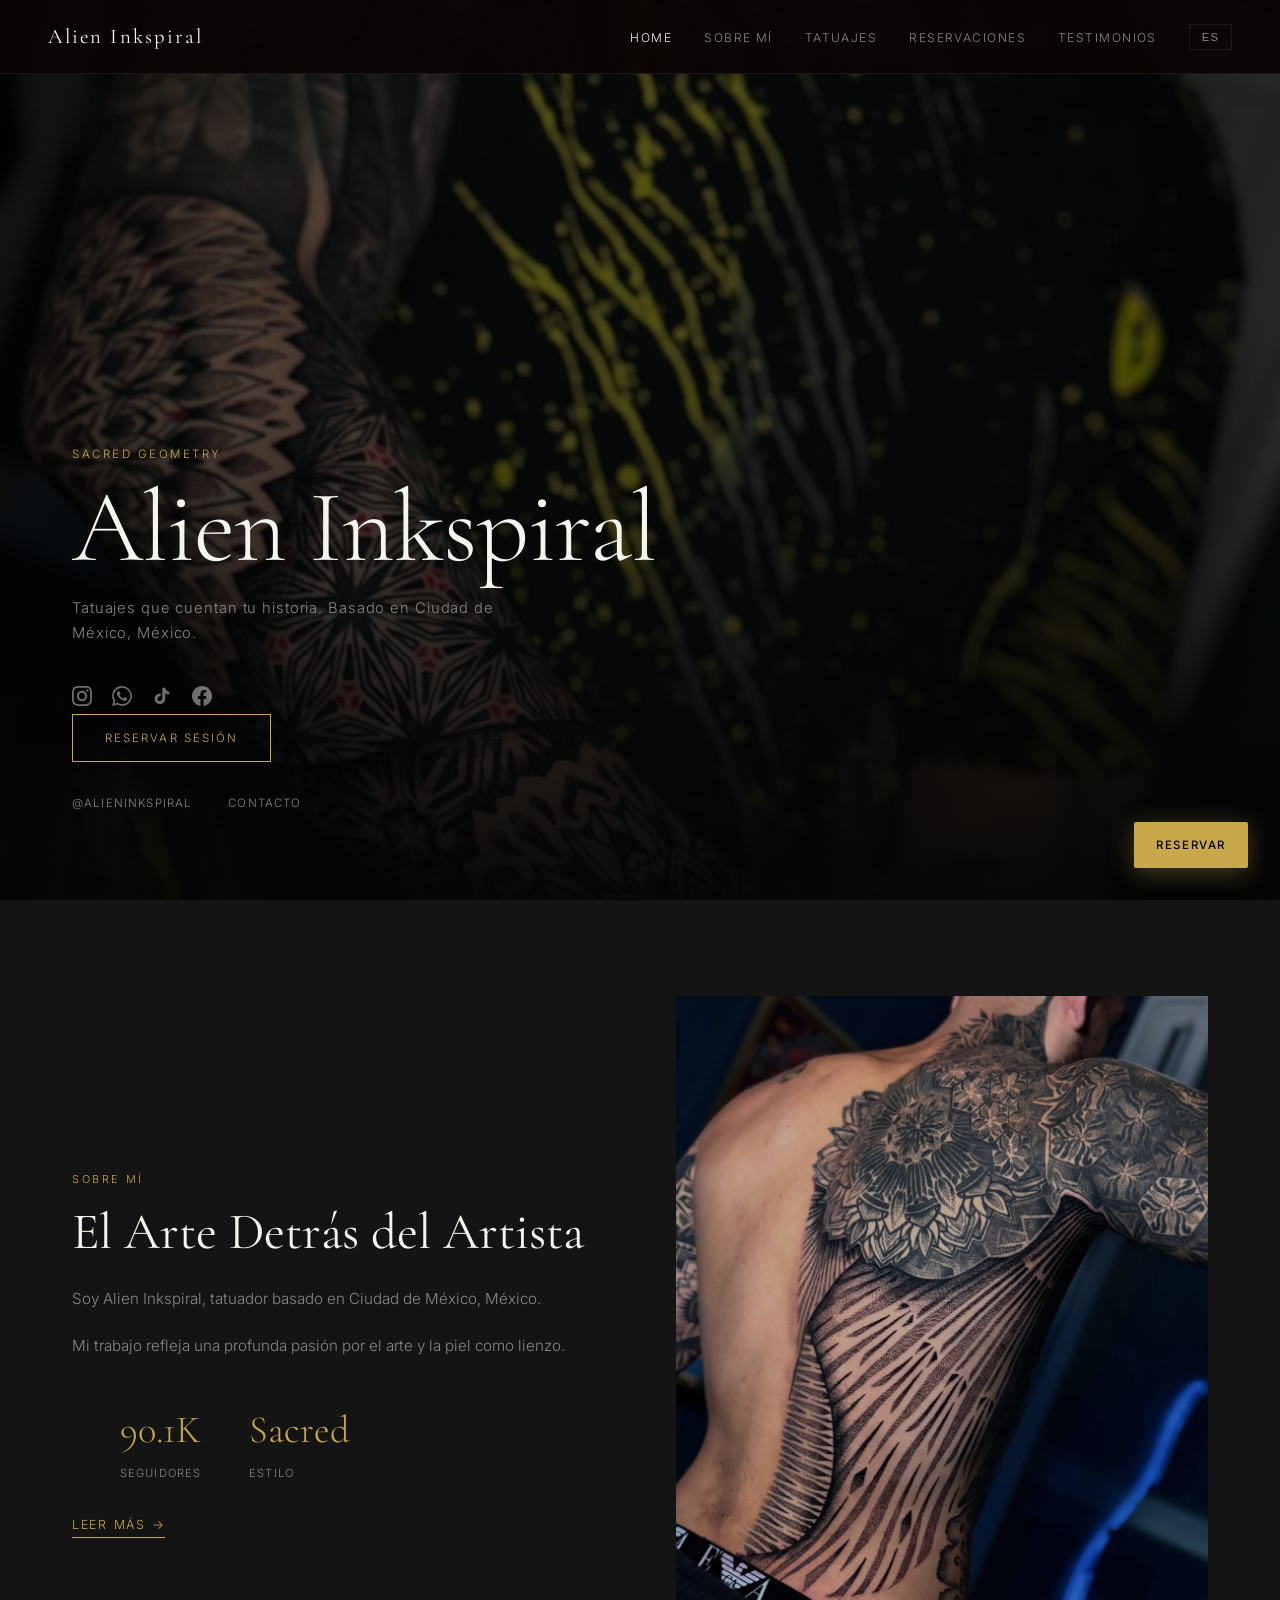
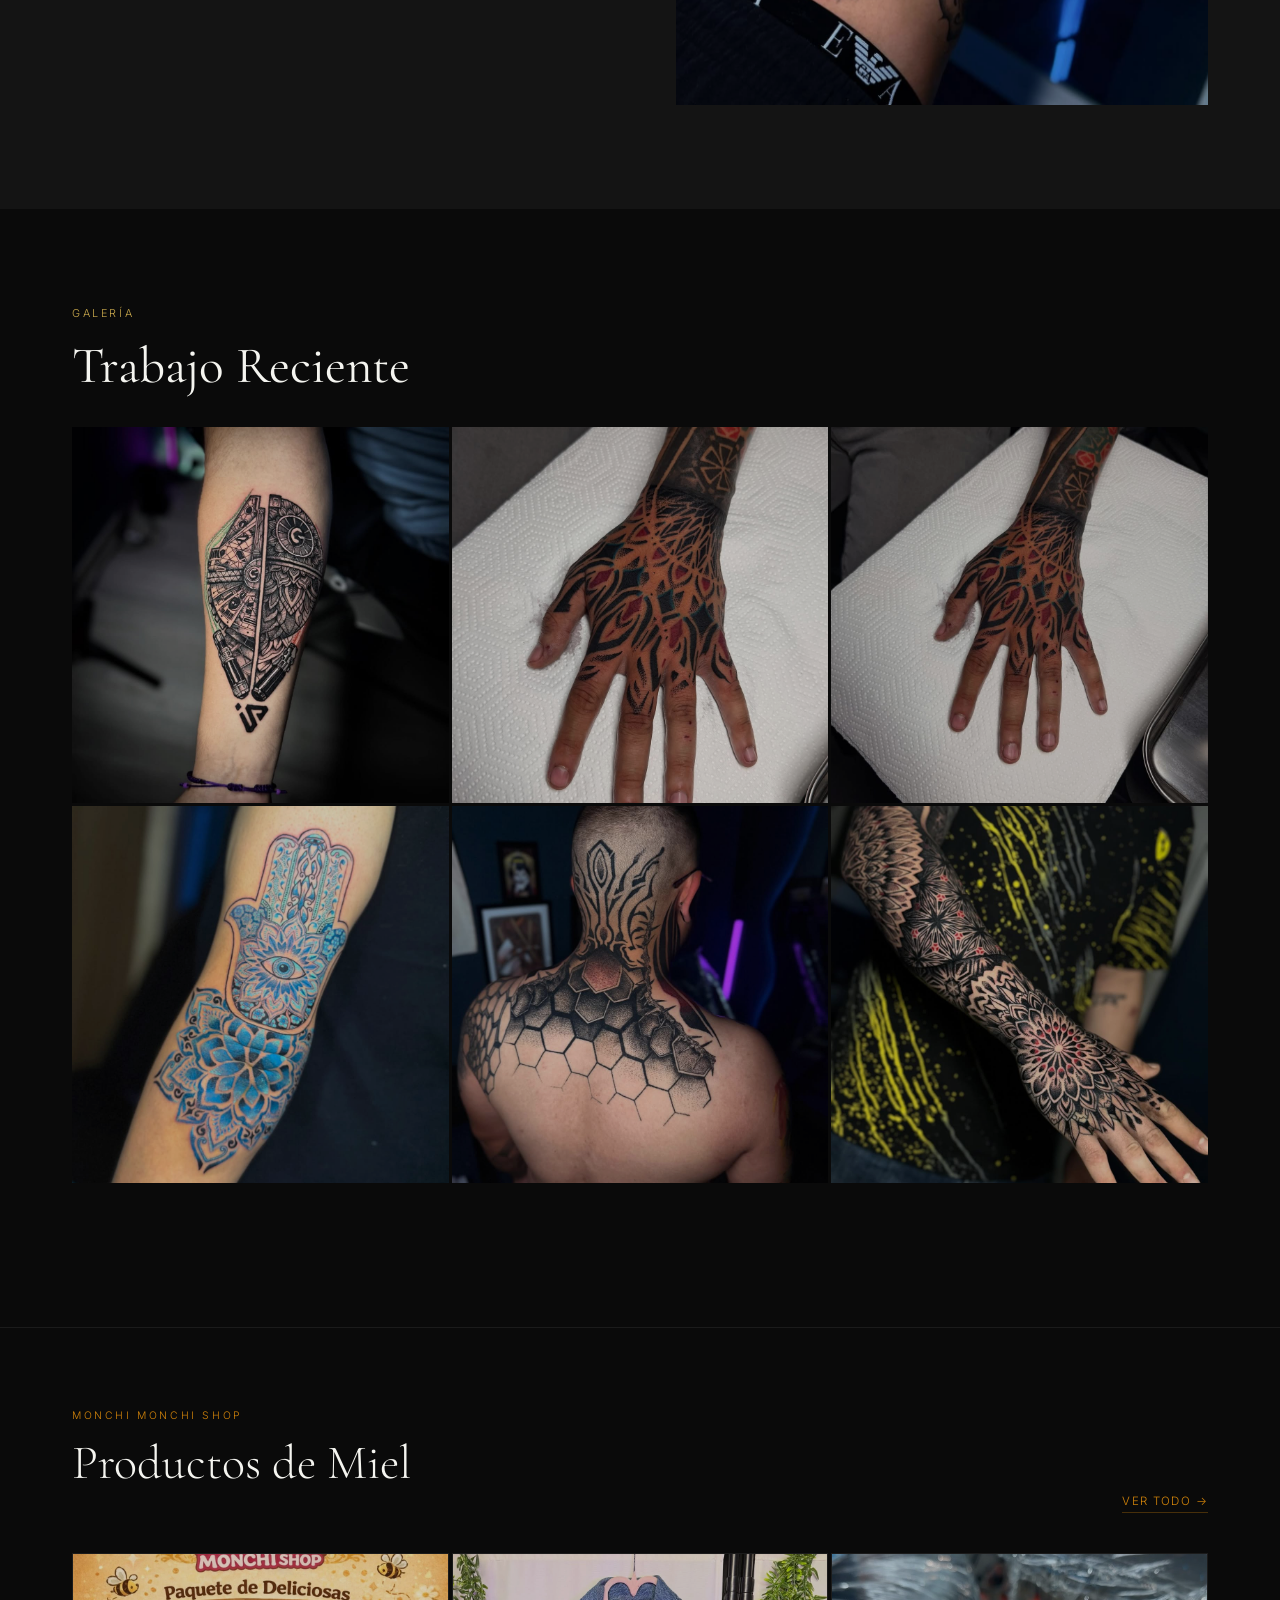
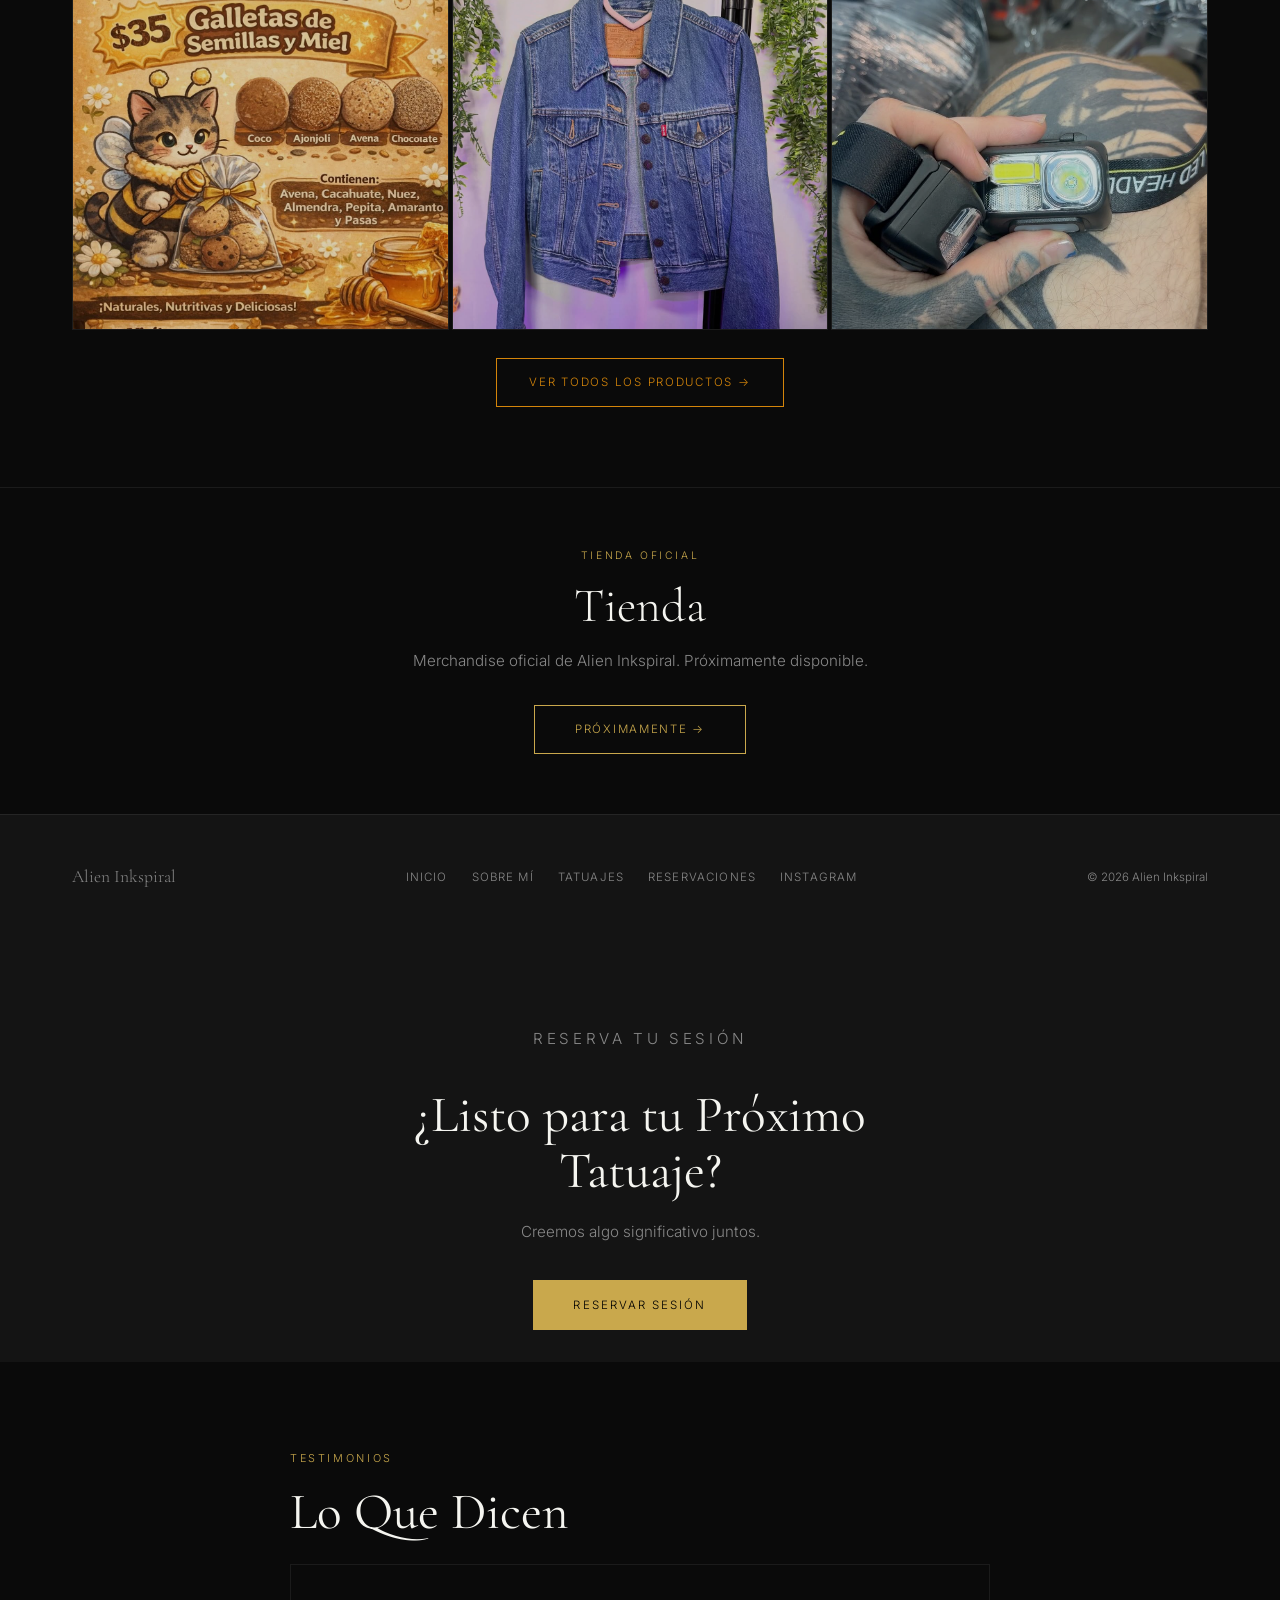
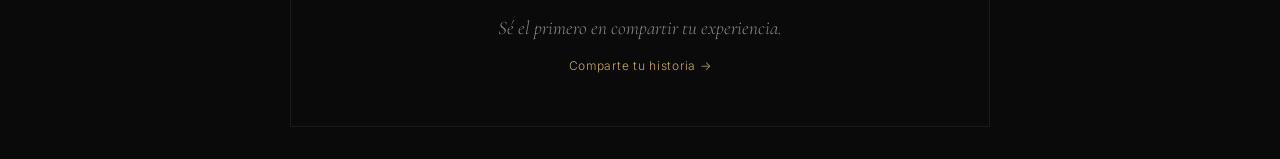
<file: index.html>
<!DOCTYPE html>
<html lang="es">
<head>
  <meta charset="UTF-8">
  <meta name="viewport" content="width=device-width, initial-scale=1.0">
  <title>Alien Inkspiral &#x2014; Tatuador | Ciudad de México, México</title>
  <meta name="description" content="Alien Inkspiral es un tatuador basado en Ciudad de México, especializado en Geometría Sagrada. Tatuajes que cuentan tu historia. Basado en Ciudad de México, México.">
  <link rel="canonical" href="https://bayouwebstudio.github.io/alieninkspiral/">
  <meta property="og:title" content="Alien Inkspiral &#x2014; Tattoo Artist">
  <meta property="og:description" content="Tatuajes que cuentan tu historia. Basado en Ciudad de México, México.">
  <meta property="og:image" content="https://raw.githubusercontent.com/BayouWebStudio/alieninkspiral/main/img/1.jpg">
  <meta property="og:url" content="https://bayouwebstudio.github.io/alieninkspiral/">
  <meta property="og:type" content="website">
  <meta name="twitter:card" content="summary_large_image">
  <link rel="preconnect" href="https://fonts.googleapis.com">
  <link rel="preconnect" href="https://fonts.gstatic.com" crossorigin>
  <link href="https://fonts.googleapis.com/css2?family=Cormorant+Garamond:ital,wght@0,300;0,400;0,600;1,300;1,400&family=Inter:wght@300;400;500&display=swap" rel="stylesheet">
  <script type="application/ld+json">
  {
    "@context": "https://schema.org",
    "@type": "Person",
    "name": "Alien Inkspiral",
    "jobTitle": "Tattoo Artist",
    "url": "https://bayouwebstudio.github.io/alieninkspiral/",
    "sameAs": ["https://www.instagram.com/alieninkspiral"],
    "address": { "@type": "PostalAddress", "addressLocality": "Mexico City, Mexico", "addressCountry": "US" }
  }
  </script>
  <style>
    
    :root {
      --black: #0a0a0a;
      --charcoal: #141414;
      --gold: #C9A84C;
      --white: #f5f5f0;
      --dim: #888;
      --border: rgba(255,255,255,0.07);
    }
    *, *::before, *::after { box-sizing: border-box; margin: 0; padding: 0; }
    html { scroll-behavior: smooth; }
    body {
      background: var(--black);
      color: var(--white);
      font-family: 'Inter', sans-serif;
      font-weight: 300;
      line-height: 1.6;
      overflow-x: hidden;
    }
    /* NAV */
    nav {
      position: fixed; top: 0; left: 0; right: 0; z-index: 100;
      display: flex; align-items: center; justify-content: space-between;
      padding: 20px 48px;
      background: rgba(10,5,5,0.92);
      backdrop-filter: blur(12px);
      border-bottom: 1px solid var(--border);
    }
    .nav-logo {
      font-family: 'Cormorant Garamond', Georgia, serif;
      font-size: 1.3rem;
      font-weight: 400;
      letter-spacing: 0.1em;
      color: var(--white);
      text-decoration: none;
    }
    .nav-links { display: flex; gap: 32px; list-style: none; align-items: center; }
    .nav-links a {
      color: var(--dim);
      text-decoration: none;
      font-size: 0.75rem;
      letter-spacing: 0.12em;
      text-transform: uppercase;
      transition: color 0.2s;
    }
    .nav-links a:hover, .nav-links a.active { color: var(--white); }
    .lang-toggle {
      background: none;
      border: 1px solid var(--border);
      color: var(--dim);
      font-size: 0.7rem;
      letter-spacing: 0.1em;
      text-transform: uppercase;
      padding: 6px 12px;
      cursor: pointer;
      transition: all 0.2s;
    }
    .lang-toggle:hover { border-color: var(--gold); color: var(--gold); }
    .hamburger { display: none; background: none; border: none; cursor: pointer; padding: 4px; }
    .hamburger span { display: block; width: 22px; height: 1px; background: var(--white); margin: 5px 0; transition: all 0.3s; }
    .hamburger.open span:nth-child(1) { transform: rotate(45deg) translate(4px, 4px); }
    .hamburger.open span:nth-child(2) { opacity: 0; }
    .hamburger.open span:nth-child(3) { transform: rotate(-45deg) translate(4px, -4px); }
    .mobile-menu {
      display: none; position: fixed; top: 65px; left: 0; right: 0; z-index: 99;
      background: var(--charcoal); padding: 24px 48px; border-bottom: 1px solid var(--border);
    }
    .mobile-menu.open { display: block; }
    .mobile-menu a { display: block; color: var(--white); text-decoration: none; font-size: 0.85rem; letter-spacing: 0.1em; text-transform: uppercase; padding: 12px 0; border-bottom: 1px solid var(--border); }
    /* FLOATING BOOK */
    .book-float {
      position: fixed; bottom: 32px; right: 32px; z-index: 200;
      background: var(--gold); color: #000;
      font-family: 'Inter', sans-serif;
      font-size: 0.72rem; font-weight: 500; letter-spacing: 0.14em; text-transform: uppercase;
      text-decoration: none; padding: 14px 22px; border-radius: 2px;
      box-shadow: 0 4px 24px rgba(201,168,76,0.35);
      transition: transform 0.2s, box-shadow 0.2s;
    }
    .book-float:hover { transform: translateY(-2px); box-shadow: 0 8px 32px rgba(201,168,76,0.5); }
    /* FADE-UP ANIMATIONS */
    .fade-up { transform: translateY(28px); transition: opacity 0.7s ease, transform 0.7s ease; }
    .fade-up.visible { opacity: 1; transform: translateY(0); }
    /* FOOTER */
    footer {
      background: var(--charcoal); padding: 48px 72px;
      border-top: 1px solid var(--border);
      display: flex; justify-content: space-between; align-items: center;
    }
    .footer-logo { font-family: 'Cormorant Garamond', Georgia, serif; font-size: 1.1rem; color: var(--dim); }
    .footer-links { display: flex; gap: 24px; }
    .footer-links a { color: var(--dim); text-decoration: none; font-size: 0.72rem; letter-spacing: 0.1em; text-transform: uppercase; transition: color 0.2s; }
    .footer-links a:hover { color: var(--white); }
    .footer-copy { color: var(--dim); font-size: 0.72rem; }
    /* SHARED */
    .section-label { font-size: 0.68rem; letter-spacing: 0.24em; text-transform: uppercase; color: var(--gold); margin-bottom: 16px; }
    h2 {
      font-family: 'Cormorant Garamond', Georgia, serif;
      font-size: clamp(2rem, 4vw, 3.2rem);
      font-weight: 400; line-height: 1.1; margin-bottom: 24px;
    }
    .btn-gold {
      display: inline-block; background: var(--gold); color: #000;
      text-decoration: none; font-size: 0.72rem; letter-spacing: 0.18em;
      text-transform: uppercase; padding: 16px 40px;
      transition: opacity 0.2s;
    }
    .btn-gold:hover { opacity: 0.88; }
    .btn-outline {
      display: inline-block; border: 1px solid var(--border); color: var(--white);
      text-decoration: none; font-size: 0.72rem; letter-spacing: 0.18em;
      text-transform: uppercase; padding: 14px 36px;
      transition: border-color 0.2s, color 0.2s;
    }
    .btn-outline:hover { border-color: var(--gold); color: var(--gold); }
    /* MOBILE */
    @media (max-width: 900px) {
      nav { padding: 18px 24px; } .nav-links { display: none; } .hamburger { display: block; }
      footer { flex-direction: column; gap: 24px; padding: 40px 24px; text-align: center; }
    }
    @media (max-width: 600px) {
      footer { padding: 32px 20px; }
    }
  
    /* HERO */
    .hero {
      min-height: 100vh; display: flex; align-items: flex-end;
      padding: 0 72px 80px; position: relative; overflow: hidden;
    }
    .hero-bg {
      position: absolute; inset: 0;
      background-image: url('img/1.jpg');
      background-size: cover; background-position: center top;
      filter: brightness(0.42); transform: scale(1.02);
    }
    .hero-gradient {
      position: absolute; inset: 0;
      background: linear-gradient(to top, rgba(5,5,5,0.95) 0%, rgba(5,5,5,0.15) 55%, transparent 100%);
    }
    .hero-content { position: relative; z-index: 2; max-width: 700px; }
    .hero-eyebrow { font-size: 0.72rem; letter-spacing: 0.22em; text-transform: uppercase; color: var(--gold); margin-bottom: 16px; }
    h1 {
      font-family: 'Cormorant Garamond', Georgia, serif;
      font-size: clamp(3.5rem, 8vw, 7rem);
      font-weight: 300; line-height: 0.95; letter-spacing: -0.01em; margin-bottom: 20px;
    }
    .hero-sub { font-size: 0.92rem; color: var(--dim); letter-spacing: 0.06em; margin-bottom: 40px; max-width: 480px; line-height: 1.7; }
    .hero-cta {
      display: inline-block; border: 1px solid var(--gold); color: var(--gold);
      text-decoration: none; font-size: 0.72rem; letter-spacing: 0.18em;
      text-transform: uppercase; padding: 14px 32px; transition: background 0.2s, color 0.2s;
    }
    .hero-cta:hover { background: var(--gold); color: #000; }
    .social-row { display: flex; gap: 16px; margin-top: 32px; }
    .social-row a { color: var(--dim); font-size: 0.72rem; letter-spacing: 0.1em; text-transform: uppercase; text-decoration: none; transition: color 0.2s; }
    .social-row a:hover { color: var(--gold); }
    /* ABOUT PREVIEW */
    .about-preview { background: var(--charcoal); padding: 96px 72px; }
    .about-grid { display: grid; grid-template-columns: 1fr 1fr; gap: 72px; align-items: center; max-width: 1200px; margin: 0 auto; }
    .about-text p { color: var(--dim); line-height: 1.8; margin-bottom: 20px; font-size: 0.95rem; }
    .about-img { width: 100%; aspect-ratio: 3/4; object-fit: cover; filter: brightness(0.85); transition: filter 0.3s; }
    .about-img:hover { filter: brightness(1); }
    .stats-row { display: flex; gap: 48px; margin-top: 40px; }
    .stat-num { font-family: 'Cormorant Garamond', Georgia, serif; font-size: 2.4rem; font-weight: 300; color: var(--gold); }
    .stat-label { font-size: 0.7rem; color: var(--dim); letter-spacing: 0.1em; text-transform: uppercase; margin-top: 4px; }
    .about-link { display: inline-block; margin-top: 32px; color: var(--gold); text-decoration: none; font-size: 0.78rem; letter-spacing: 0.14em; text-transform: uppercase; border-bottom: 1px solid var(--gold); padding-bottom: 2px; transition: opacity 0.2s; }
    .about-link:hover { opacity: 0.7; }
    /* GALLERY PREVIEW */
    .gallery-section { padding: 96px 72px; background: var(--black); }
    .gallery-grid { display: grid; grid-template-columns: repeat(3, 1fr); gap: 3px; max-width: 1200px; margin: 0 auto 48px; }
    .gallery-item { aspect-ratio: 1; overflow: hidden; }
    .gallery-item img { width: 100%; height: 100%; object-fit: cover; filter: brightness(0.85); transition: filter 0.4s, transform 0.4s; display: block; }
    .gallery-item:hover img { filter: brightness(1); transform: scale(1.04); }
    .gallery-cta-wrap { text-align: center; }
    /* BOOKING PREVIEW */
    .booking-preview { background: var(--charcoal); padding: 60px 72px; text-align: center; }
    .booking-preview h2 { max-width: 560px; margin: 0 auto 20px; }
    .booking-preview p { color: var(--dim); max-width: 480px; margin: 0 auto 36px; font-size: 0.95rem; }
    /* TESTIMONIALS PREVIEW */
    .testimonials-preview { padding: 60px 72px; background: var(--black); }
    .testimonials-preview .inner { max-width: 700px; margin: 0 auto; }
    .testimonial-placeholder { border: 1px solid var(--border); padding: 48px; text-align: center; }
    .testimonial-placeholder p { font-family: 'Cormorant Garamond', Georgia, serif; font-size: 1.2rem; font-style: italic; color: var(--dim); margin-bottom: 8px; }
    .testimonial-placeholder small { color: var(--dim); font-size: 0.75rem; letter-spacing: 0.06em; }
    /* MOBILE */
    @media (max-width: 900px) {
      .hero { padding: 0 24px 60px; }
      .about-preview, .gallery-section, .booking-preview, .testimonials-preview { padding: 72px 24px; }
      .about-grid { grid-template-columns: 1fr; gap: 40px; }
      .gallery-grid { grid-template-columns: repeat(2, 1fr); }
      .stats-row { gap: 28px; }
      h1 { font-size: clamp(3rem, 10vw, 6rem); }
    }
    @media (max-width: 480px) {
      .gallery-grid { grid-template-columns: 1fr; }
    }
  </style>
</head>
<body>
  
  <nav>
    <a href="./index.html" class="nav-logo">Alien Inkspiral</a>
    <ul class="nav-links">
      <li><a href="./index.html" class="active"
        data-en="Home" data-es="Home">Inicio</a></li>
      <li><a href="./about.html" 
        data-en="About" data-es="Sobre M&#xed;">Sobre Mí</a></li>
      <li><a href="./tattoos.html" 
        data-en="Tattoos" data-es="Tatuajes">Tatuajes</a></li>
      <li><a href="./booking.html" 
        data-en="Booking" data-es="Reservaciones">Reservaciones</a></li>
      <li><a href="./testimonials.html" 
        data-en="Reviews" data-es="Testimonios">Testimonios</a></li>
      <li><button class="lang-toggle" onclick="toggleLang()">ES</button></li>
    </ul>
    <button class="hamburger" aria-label="Menu" onclick="this.classList.toggle('open');document.querySelector('.mobile-menu').classList.toggle('open')">
      <span></span><span></span><span></span>
    </button>
  </nav>
  <div class="mobile-menu">
    <a href="./index.html" data-en="Home" data-es="Inicio">Inicio</a>
    <a href="./about.html" data-en="About" data-es="Sobre M&#xed;">Sobre Mí</a>
    <a href="./tattoos.html" data-en="Tattoos" data-es="Tatuajes">Tatuajes</a>
    <a href="./booking.html" data-en="Booking" data-es="Reservaciones">Reservaciones</a>
    <a href="./testimonials.html" data-en="Reviews" data-es="Testimonios">Testimonios</a>
  </div>
  <a href="./booking.html" class="book-float">Reservar</a>

  <!-- HERO -->
  <section class="hero">
    <div class="hero-bg"></div>
    <div class="hero-gradient"></div>
    <div class="hero-content">
      <p class="hero-eyebrow fade-up" data-en="Sacred Geometry" data-es="Sacred Geometry">Sacred Geometry &#xb7; Mexico City, Mexico, US</p>
      <h1 class="fade-up" data-en="Alien Inkspiral" data-es="Alien Inkspiral">Alien Inkspiral</h1>
      <p class="hero-sub fade-up" data-en="Tatuajes que cuentan tu historia. Basado en Ciudad de México, México." data-es="Tatuajes que cuentan tu historia. Basado en Ciudad de México, México.">Tatuajes que cuentan tu historia. Basado en Ciudad de México, México.</p>
          <!-- Social icons -->
    <div style="display:flex;gap:20px;align-items:center;margin-top:24px;" class="fade-up">
      <a href="https://instagram.com/alieninkspiral" target="_blank" title="Instagram" style="color:rgba(245,245,240,0.45);transition:color 0.2s;" onmouseover="this.style.color='#f5f5f0'" onmouseout="this.style.color='rgba(245,245,240,0.45)'">
        <svg width="20" height="20" viewBox="0 0 24 24" fill="currentColor"><path d="M12 2.163c3.204 0 3.584.012 4.85.07 3.252.148 4.771 1.691 4.919 4.919.058 1.265.069 1.645.069 4.849 0 3.205-.012 3.584-.069 4.849-.149 3.225-1.664 4.771-4.919 4.919-1.266.058-1.644.07-4.85.07-3.204 0-3.584-.012-4.849-.07-3.26-.149-4.771-1.699-4.919-4.92-.058-1.265-.07-1.644-.07-4.849 0-3.204.013-3.583.07-4.849.149-3.227 1.664-4.771 4.919-4.919 1.266-.057 1.645-.069 4.849-.069zm0-2.163c-3.259 0-3.667.014-4.947.072-4.358.2-6.78 2.618-6.98 6.98-.059 1.281-.073 1.689-.073 4.948 0 3.259.014 3.668.072 4.948.2 4.358 2.618 6.78 6.98 6.98 1.281.058 1.689.072 4.948.072 3.259 0 3.668-.014 4.948-.072 4.354-.2 6.782-2.618 6.979-6.98.059-1.28.073-1.689.073-4.948 0-3.259-.014-3.667-.072-4.947-.196-4.354-2.617-6.78-6.979-6.98-1.281-.059-1.69-.073-4.949-.073zm0 5.838c-3.403 0-6.162 2.759-6.162 6.162s2.759 6.163 6.162 6.163 6.162-2.759 6.162-6.163c0-3.403-2.759-6.162-6.162-6.162zm0 10.162c-2.209 0-4-1.79-4-4 0-2.209 1.791-4 4-4s4 1.791 4 4c0 2.21-1.791 4-4 4zm6.406-11.845c-.796 0-1.441.645-1.441 1.44s.645 1.44 1.441 1.44c.795 0 1.439-.645 1.439-1.44s-.644-1.44-1.439-1.44z"/></svg>
      </a>
      <a href="https://wa.me/+5215543672494" target="_blank" title="WhatsApp" style="color:rgba(245,245,240,0.45);transition:color 0.2s;" onmouseover="this.style.color='#f5f5f0'" onmouseout="this.style.color='rgba(245,245,240,0.45)'">
        <svg width="20" height="20" viewBox="0 0 24 24" fill="currentColor"><path d="M17.472 14.382c-.297-.149-1.758-.867-2.03-.967-.273-.099-.471-.148-.67.15-.197.297-.767.966-.94 1.164-.173.199-.347.223-.644.075-.297-.15-1.255-.463-2.39-1.475-.883-.788-1.48-1.761-1.653-2.059-.173-.297-.018-.458.13-.606.134-.133.298-.347.446-.52.149-.174.198-.298.298-.497.099-.198.05-.371-.025-.52-.075-.149-.669-1.612-.916-2.207-.242-.579-.487-.5-.669-.51-.173-.008-.371-.01-.57-.01-.198 0-.52.074-.792.372-.272.297-1.04 1.016-1.04 2.479 0 1.462 1.065 2.875 1.213 3.074.149.198 2.096 3.2 5.077 4.487.709.306 1.262.489 1.694.625.712.227 1.36.195 1.871.118.571-.085 1.758-.719 2.006-1.413.248-.694.248-1.289.173-1.413-.074-.124-.272-.198-.57-.347m-5.421 7.403h-.004a9.87 9.87 0 01-5.031-1.378l-.361-.214-3.741.982.998-3.648-.235-.374a9.86 9.86 0 01-1.51-5.26c.001-5.45 4.436-9.884 9.888-9.884 2.64 0 5.122 1.03 6.988 2.898a9.825 9.825 0 012.893 6.994c-.003 5.45-4.437 9.884-9.885 9.884m8.413-18.297A11.815 11.815 0 0012.05 0C5.495 0 .16 5.335.157 11.892c0 2.096.547 4.142 1.588 5.945L.057 24l6.305-1.654a11.882 11.882 0 005.683 1.448h.005c6.554 0 11.89-5.335 11.893-11.893a11.821 11.821 0 00-3.48-8.413z"/></svg>
      </a>
      <a href="https://tiktok.com/@alieninkspiral" target="_blank" title="TikTok" style="color:rgba(245,245,240,0.45);transition:color 0.2s;" onmouseover="this.style.color='#f5f5f0'" onmouseout="this.style.color='rgba(245,245,240,0.45)'">
        <svg width="20" height="20" viewBox="0 0 24 24" fill="currentColor"><path d="M19.59 6.69a4.83 4.83 0 01-3.77-4.25V2h-3.45v13.67a2.89 2.89 0 01-2.88 2.5 2.89 2.89 0 01-2.89-2.89 2.89 2.89 0 012.89-2.89c.28 0 .54.04.79.1V9.01a6.27 6.27 0 00-.79-.05 6.34 6.34 0 00-6.34 6.34 6.34 6.34 0 006.34 6.34 6.34 6.34 0 006.33-6.34V8.69a8.18 8.18 0 004.78 1.52V6.79a4.85 4.85 0 01-1.01-.1z"/></svg>
      </a>
      <a href="https://www.facebook.com/alieninkspiraltattoo" target="_blank" title="Facebook" style="color:rgba(245,245,240,0.45);transition:color 0.2s;" onmouseover="this.style.color='#f5f5f0'" onmouseout="this.style.color='rgba(245,245,240,0.45)'">
        <svg width="20" height="20" viewBox="0 0 24 24" fill="currentColor"><path d="M24 12.073c0-6.627-5.373-12-12-12s-12 5.373-12 12c0 5.99 4.388 10.954 10.125 11.854v-8.385H7.078v-3.47h3.047V9.43c0-3.007 1.792-4.669 4.533-4.669 1.312 0 2.686.235 2.686.235v2.953H15.83c-1.491 0-1.956.925-1.956 1.874v2.25h3.328l-.532 3.47h-2.796v8.385C19.612 23.027 24 18.062 24 12.073z"/></svg>
      </a>
    </div>
    <a href="./booking.html" class="hero-cta fade-up" data-en="Reservar Sesión" data-es="Reservar Sesión">Reservar Sesión</a>
      <div class="social-row fade-up">
        <a href="https://www.instagram.com/alieninkspiral" target="_blank" rel="noopener">@alieninkspiral</a>
        <span style="color:var(--border)">&#xb7;</span>
        <a href="https://www.instagram.com/alieninkspiral">Contacto</a>
      </div>
    </div>
  </section>

  <!-- ABOUT PREVIEW -->
  <section class="about-preview">
    <div class="about-grid">
      <div>
        <p class="section-label fade-up" data-en="About" data-es="Sobre M&#xed;">Sobre Mí</p>
        <h2 class="fade-up">El Arte Detrás del Artista</h2>
        <div class="about-text">
          <p class="fade-up">Soy Alien Inkspiral, tatuador basado en Ciudad de México, México.</p>
          <p class="fade-up">Mi trabajo refleja una profunda pasión por el arte y la piel como lienzo.</p>
        </div>
        <div class="stats-row fade-up">
          <div class="stat-item">
            
          </div>
          <div class="stat-item">
            <div class="stat-num">90.1K</div>
            <div class="stat-label" data-en="Followers" data-es="Seguidores">Followers</div>
          </div>
          <div class="stat-item">
            <div class="stat-num">Sacred</div>
            <div class="stat-label" data-en="Style" data-es="Estilo">Style</div>
          </div>
        </div>
        <a href="./about.html" class="about-link fade-up" data-en="Read More &#x2192;" data-es="Leer M&#xe1;s &#x2192;">Read More &#x2192;</a>
      </div>
      <div>
        <img src="img/2.jpg" alt="Alien Inkspiral" class="about-img fade-up">
      </div>
    </div>
  </section>

  <!-- GALLERY PREVIEW -->
  <section class="gallery-section">
    <div style="max-width:1200px;margin:0 auto 32px;">
      <p class="section-label fade-up" data-en="Gallery" data-es="Galer&#xed;a">Gallery</p>
      <h2 class="fade-up">Trabajo Reciente</h2>
    </div>
    <div class="gallery-grid">
      <div class="gallery-item fade-up"><img src="./img/tattoo_1.jpg" alt="Tatuaje Alien Inkspiral" loading="lazy"></div>
      <div class="gallery-item fade-up"><img src="./img/tattoo_2.jpg" alt="Tatuaje Alien Inkspiral" loading="lazy"></div>
      <div class="gallery-item fade-up"><img src="./img/tattoo_3.jpg" alt="Tatuaje Alien Inkspiral" loading="lazy"></div>
      <div class="gallery-item fade-up"><img src="./img/tattoo_4.jpg" alt="Tatuaje Alien Inkspiral" loading="lazy"></div>
      <div class="gallery-item fade-up"><img src="./img/tattoo_5.jpg" alt="Tatuaje Alien Inkspiral" loading="lazy"></div>
      <div class="gallery-item fade-up"><img src="./img/tattoo_6.jpg" alt="Tatuaje Alien Inkspiral" loading="lazy"></div>
    </div>
  </section>

<!-- HONEY PREVIEW -->
<section style="padding:80px 72px;border-top:1px solid rgba(255,255,255,0.07);background:#0a0a0a;">
  <div style="max-width:1200px;margin:0 auto;">
    <div style="display:flex;justify-content:space-between;align-items:flex-end;margin-bottom:40px;">
      <div>
        <p style="font-size:0.65rem;letter-spacing:0.25em;text-transform:uppercase;color:#D4850A;margin-bottom:12px;">Monchi Monchi Shop</p>
        <h2 style="font-family:'Cormorant Garamond',serif;font-size:clamp(2rem,4vw,3rem);font-weight:300;color:#f5f5f0;">Productos de Miel</h2>
      </div>
      <a href="./honey.html" style="font-size:0.72rem;letter-spacing:0.12em;text-transform:uppercase;color:#D4850A;text-decoration:none;border-bottom:1px solid rgba(212,133,10,0.3);padding-bottom:2px;">Ver Todo →</a>
    </div>
    <div style="display:grid;grid-template-columns:repeat(3,1fr);gap:3px;">
      <div style="overflow:hidden;border:1px solid rgba(255,255,255,0.07);">
        <img src="./img/honey_1.jpg" alt="Miel" style="width:100%;aspect-ratio:1;object-fit:cover;display:block;filter:brightness(0.85);transition:filter 0.4s,transform 0.4s;" onmouseover="this.style.filter='brightness(1)';this.style.transform='scale(1.03)'" onmouseout="this.style.filter='brightness(0.85)';this.style.transform='scale(1)'">
      </div>
      <div style="overflow:hidden;border:1px solid rgba(255,255,255,0.07);">
        <img src="./img/honey_2.jpg" alt="Miel" style="width:100%;aspect-ratio:1;object-fit:cover;display:block;filter:brightness(0.85);transition:filter 0.4s,transform 0.4s;" onmouseover="this.style.filter='brightness(1)';this.style.transform='scale(1.03)'" onmouseout="this.style.filter='brightness(0.85)';this.style.transform='scale(1)'">
      </div>
      <div style="overflow:hidden;border:1px solid rgba(255,255,255,0.07);">
        <img src="./img/honey_3.jpg" alt="Miel" style="width:100%;aspect-ratio:1;object-fit:cover;display:block;filter:brightness(0.85);transition:filter 0.4s,transform 0.4s;" onmouseover="this.style.filter='brightness(1)';this.style.transform='scale(1.03)'" onmouseout="this.style.filter='brightness(0.85)';this.style.transform='scale(1)'">
      </div>
    </div>
    <div style="text-align:center;margin-top:28px;">
      <a href="./honey.html" style="display:inline-block;padding:14px 32px;border:1px solid #D4850A;color:#D4850A;text-decoration:none;font-size:0.72rem;letter-spacing:0.15em;text-transform:uppercase;transition:all 0.3s;" onmouseover="this.style.background='#D4850A';this.style.color='#0a0a0a'" onmouseout="this.style.background='none';this.style.color='#D4850A'">Ver Todos los Productos →</a>
    </div>
  </div>
</section>


<!-- STORE PREVIEW -->
<section style="padding:60px 72px;border-top:1px solid rgba(255,255,255,0.07);background:#0a0a0a;text-align:center;">
  <div style="max-width:700px;margin:0 auto;">
    <p style="font-size:0.65rem;letter-spacing:0.25em;text-transform:uppercase;color:#C9A84C;margin-bottom:16px;">Tienda Oficial</p>
    <h2 style="font-family:'Cormorant Garamond',serif;font-size:clamp(2rem,4vw,3rem);font-weight:300;color:#f5f5f0;margin-bottom:16px;">Tienda</h2>
    <p style="color:#888;font-size:0.95rem;margin-bottom:32px;">Merchandise oficial de Alien Inkspiral. Próximamente disponible.</p>
    <a href="./store.html" style="display:inline-block;padding:14px 40px;border:1px solid #C9A84C;color:#C9A84C;text-decoration:none;font-size:0.72rem;letter-spacing:0.15em;text-transform:uppercase;transition:all 0.3s;" onmouseover="this.style.background='#C9A84C';this.style.color='#0a0a0a'" onmouseout="this.style.background='none';this.style.color='#C9A84C'">Próximamente →</a>
  </div>
</section>

<footer>
    <div class="footer-logo">Alien Inkspiral</div>
    <div class="footer-links">
      <a href="./index.html">Inicio</a>
      <a href="./about.html">Sobre Mí</a>
      <a href="./tattoos.html">Tatuajes</a>
      <a href="./booking.html">Reservaciones</a>
      <a href="https://www.instagram.com/alieninkspiral" target="_blank" rel="noopener">Instagram</a>
      
    </div>
    <div class="footer-copy">&#xa9; 2026 Alien Inkspiral</div>
  </footer>
  
  <script>
    const LANG = { default: 'es', current: 'es' };
    function toggleLang() {
      LANG.current = LANG.current === 'es' ? 'en' : 'es';
      document.querySelectorAll('[data-es][data-en]').forEach(el => {
        el.textContent = el.getAttribute('data-' + LANG.current) || el.textContent;
      });
      document.querySelectorAll('[data-es-href][data-en-href]').forEach(el => {
        el.setAttribute('href', el.getAttribute('data-' + LANG.current + '-href') || el.getAttribute('href'));
      });
    }
    // Apply language on page load
    document.addEventListener('DOMContentLoaded', function() {
      document.querySelectorAll('[data-es][data-en]').forEach(el => {
        el.textContent = el.getAttribute('data-' + LANG.current) || el.textContent;
      });
    });

    // Fade-up on scroll
    const obs = new IntersectionObserver((entries) => {
      entries.forEach(e => { if (e.isIntersecting) { e.target.classList.add('visible'); obs.unobserve(e.target); } });
    }, { threshold: 0.12 });
    document.querySelectorAll('.fade-up').forEach(el => obs.observe(el));
  </script>
</body>
</html>  <!-- BOOKING CTA -->
  <section class="booking-preview">
    <p class="section-label fade-up" data-en="Reservar Sesión" data-es="Reserva tu Sesi&#xf3;n">Reservar Sesión</p>
    <h2 class="fade-up">¿Listo para tu Próximo Tatuaje?</h2>
    <p class="fade-up" data-en="Creemos algo significativo juntos." data-es="Creemos algo significativo juntos.">Creemos algo significativo juntos.</p>
    <a href="./booking.html" class="btn-gold fade-up" data-en="Reservar Sesión" data-es="Reservar Sesi&#xf3;n">Reservar Sesión</a>
  </section>

  <!-- TESTIMONIALS PREVIEW -->
  <section class="testimonials-preview">
    <div class="inner">
      <p class="section-label fade-up" data-en="Reviews" data-es="Testimonios">Testimonios</p>
      <h2 class="fade-up">Lo Que Dicen</h2>
      <div class="testimonial-placeholder fade-up">
        <p data-en="Sé el primero en compartir tu experiencia." data-es="S&#xe9; el primero en compartir tu experiencia.">Sé el primero en compartir tu experiencia.</p>
        <small><a href="./testimonials.html" style="color:var(--gold);text-decoration:none;" data-en="Share your story &#x2192;" data-es="Comparte tu historia &#x2192;">Share your story &#x2192;</a></small>
      </div>
    </div>
  </section>
</file>
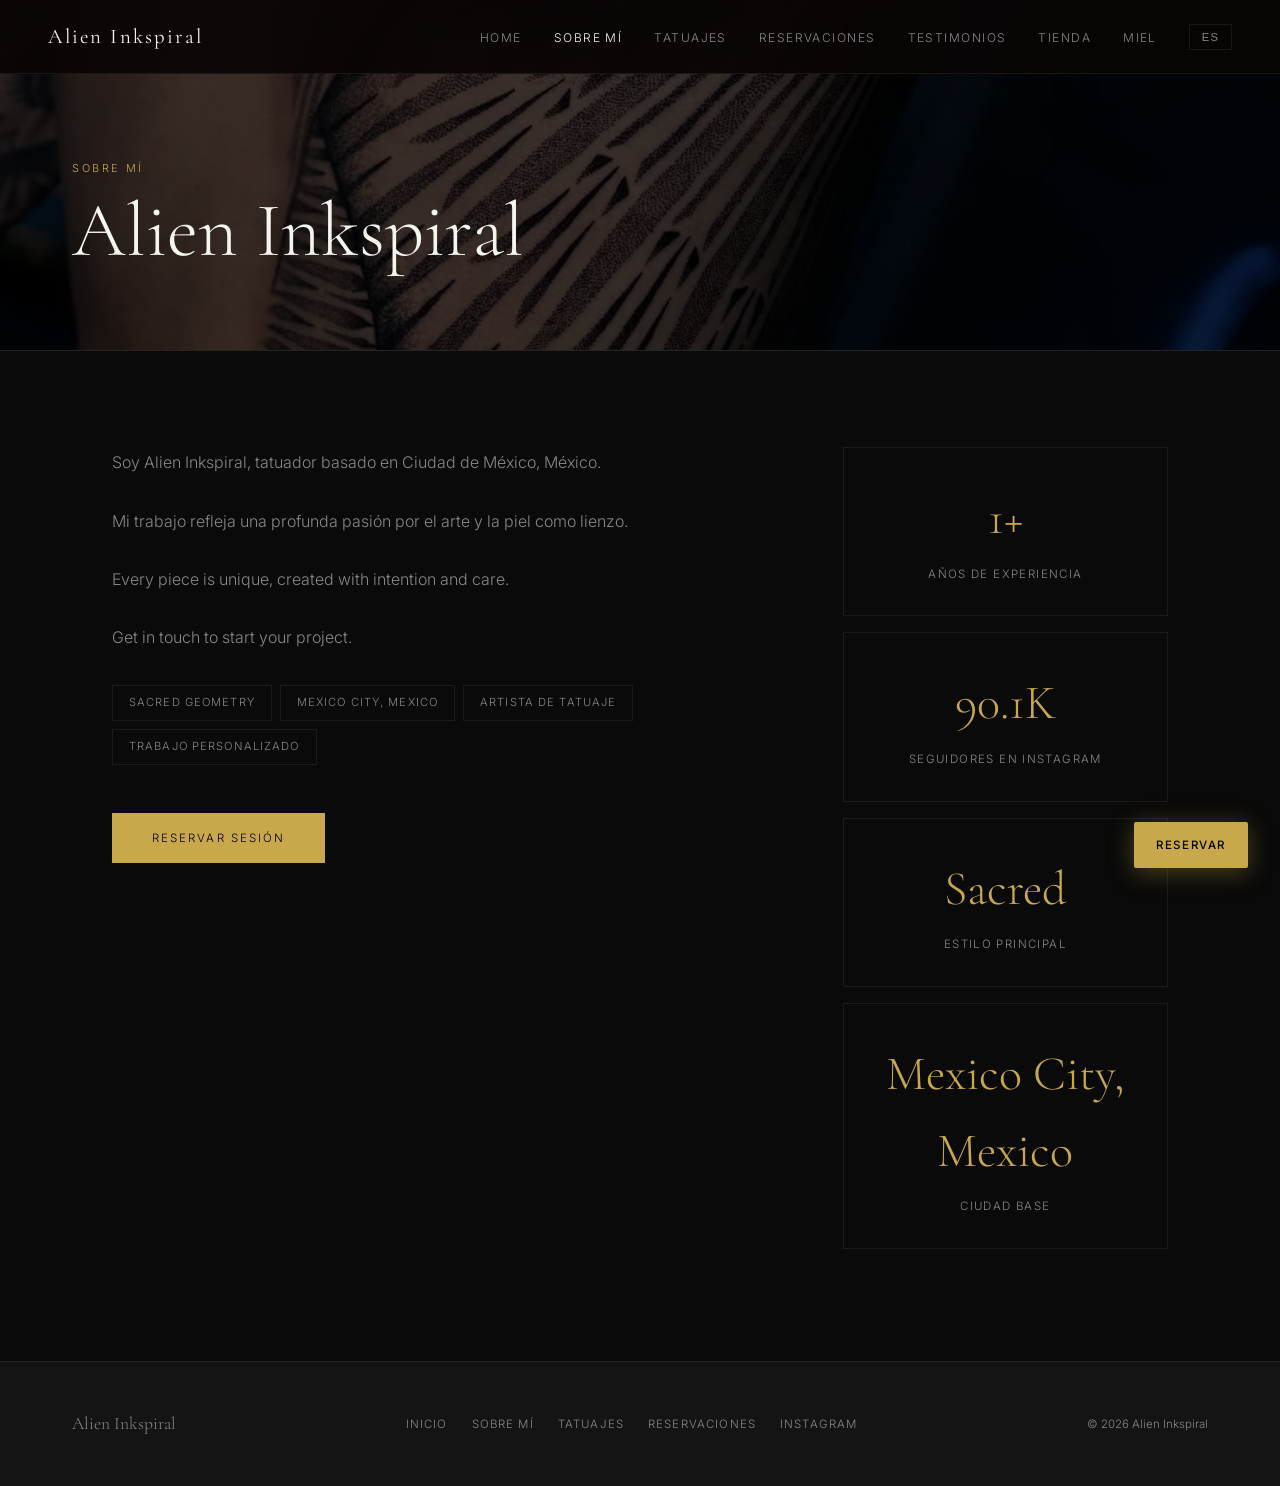
<file: about.html>
<!DOCTYPE html>
<html lang="es">
<head>
  <meta charset="UTF-8">
  <meta name="viewport" content="width=device-width, initial-scale=1.0">
  <title>About &#x2014; Alien Inkspiral | Tatuador Ciudad de México, México</title>
  <meta name="description" content="Soy Alien Inkspiral, tatuador basado en Ciudad de México, México.">
  <link rel="canonical" href="https://bayouwebstudio.github.io/alieninkspiral/about.html">
  <meta property="og:title" content="About &#x2014; Alien Inkspiral">
  <meta property="og:description" content="Soy Alien Inkspiral, tatuador basado en Ciudad de México, México.">
  <meta property="og:image" content="https://raw.githubusercontent.com/BayouWebStudio/alieninkspiral/main/img/2.jpg">
  <meta property="og:url" content="https://bayouwebstudio.github.io/alieninkspiral/about.html">
  <meta property="og:type" content="website">
  <link rel="preconnect" href="https://fonts.googleapis.com">
  <link rel="preconnect" href="https://fonts.gstatic.com" crossorigin>
  <link href="https://fonts.googleapis.com/css2?family=Cormorant+Garamond:ital,wght@0,300;0,400;0,600;1,300;1,400&family=Inter:wght@300;400;500&display=swap" rel="stylesheet">
  <style>
    
    :root {
      --black: #0a0a0a;
      --charcoal: #141414;
      --gold: #C9A84C;
      --white: #f5f5f0;
      --dim: #888;
      --border: rgba(255,255,255,0.07);
    }
    *, *::before, *::after { box-sizing: border-box; margin: 0; padding: 0; }
    html { scroll-behavior: smooth; }
    body {
      background: var(--black);
      color: var(--white);
      font-family: 'Inter', sans-serif;
      font-weight: 300;
      line-height: 1.6;
      overflow-x: hidden;
    }
    /* NAV */
    nav {
      position: fixed; top: 0; left: 0; right: 0; z-index: 100;
      display: flex; align-items: center; justify-content: space-between;
      padding: 20px 48px;
      background: rgba(10,5,5,0.92);
      backdrop-filter: blur(12px);
      border-bottom: 1px solid var(--border);
    }
    .nav-logo {
      font-family: 'Cormorant Garamond', Georgia, serif;
      font-size: 1.3rem;
      font-weight: 400;
      letter-spacing: 0.1em;
      color: var(--white);
      text-decoration: none;
    }
    .nav-links { display: flex; gap: 32px; list-style: none; align-items: center; }
    .nav-links a {
      color: var(--dim);
      text-decoration: none;
      font-size: 0.75rem;
      letter-spacing: 0.12em;
      text-transform: uppercase;
      transition: color 0.2s;
    }
    .nav-links a:hover, .nav-links a.active { color: var(--white); }
    .lang-toggle {
      background: none;
      border: 1px solid var(--border);
      color: var(--dim);
      font-size: 0.7rem;
      letter-spacing: 0.1em;
      text-transform: uppercase;
      padding: 6px 12px;
      cursor: pointer;
      transition: all 0.2s;
    }
    .lang-toggle:hover { border-color: var(--gold); color: var(--gold); }
    .hamburger { display: none; background: none; border: none; cursor: pointer; padding: 4px; }
    .hamburger span { display: block; width: 22px; height: 1px; background: var(--white); margin: 5px 0; transition: all 0.3s; }
    .hamburger.open span:nth-child(1) { transform: rotate(45deg) translate(4px, 4px); }
    .hamburger.open span:nth-child(2) { opacity: 0; }
    .hamburger.open span:nth-child(3) { transform: rotate(-45deg) translate(4px, -4px); }
    .mobile-menu {
      display: none; position: fixed; top: 65px; left: 0; right: 0; z-index: 99;
      background: var(--charcoal); padding: 24px 48px; border-bottom: 1px solid var(--border);
    }
    .mobile-menu.open { display: block; }
    .mobile-menu a { display: block; color: var(--white); text-decoration: none; font-size: 0.85rem; letter-spacing: 0.1em; text-transform: uppercase; padding: 12px 0; border-bottom: 1px solid var(--border); }
    /* FLOATING BOOK */
    .book-float {
      position: fixed; bottom: 32px; right: 32px; z-index: 200;
      background: var(--gold); color: #000;
      font-family: 'Inter', sans-serif;
      font-size: 0.72rem; font-weight: 500; letter-spacing: 0.14em; text-transform: uppercase;
      text-decoration: none; padding: 14px 22px; border-radius: 2px;
      box-shadow: 0 4px 24px rgba(201,168,76,0.35);
      transition: transform 0.2s, box-shadow 0.2s;
    }
    .book-float:hover { transform: translateY(-2px); box-shadow: 0 8px 32px rgba(201,168,76,0.5); }
    /* FADE-UP ANIMATIONS */
    .fade-up { transform: translateY(28px); transition: opacity 0.7s ease, transform 0.7s ease; }
    .fade-up.visible { opacity: 1; transform: translateY(0); }
    /* FOOTER */
    footer {
      background: var(--charcoal); padding: 48px 72px;
      border-top: 1px solid var(--border);
      display: flex; justify-content: space-between; align-items: center;
    }
    .footer-logo { font-family: 'Cormorant Garamond', Georgia, serif; font-size: 1.1rem; color: var(--dim); }
    .footer-links { display: flex; gap: 24px; }
    .footer-links a { color: var(--dim); text-decoration: none; font-size: 0.72rem; letter-spacing: 0.1em; text-transform: uppercase; transition: color 0.2s; }
    .footer-links a:hover { color: var(--white); }
    .footer-copy { color: var(--dim); font-size: 0.72rem; }
    /* SHARED */
    .section-label { font-size: 0.68rem; letter-spacing: 0.24em; text-transform: uppercase; color: var(--gold); margin-bottom: 16px; }
    h2 {
      font-family: 'Cormorant Garamond', Georgia, serif;
      font-size: clamp(2rem, 4vw, 3.2rem);
      font-weight: 400; line-height: 1.1; margin-bottom: 24px;
    }
    .btn-gold {
      display: inline-block; background: var(--gold); color: #000;
      text-decoration: none; font-size: 0.72rem; letter-spacing: 0.18em;
      text-transform: uppercase; padding: 16px 40px;
      transition: opacity 0.2s;
    }
    .btn-gold:hover { opacity: 0.88; }
    .btn-outline {
      display: inline-block; border: 1px solid var(--border); color: var(--white);
      text-decoration: none; font-size: 0.72rem; letter-spacing: 0.18em;
      text-transform: uppercase; padding: 14px 36px;
      transition: border-color 0.2s, color 0.2s;
    }
    .btn-outline:hover { border-color: var(--gold); color: var(--gold); }
    /* MOBILE */
    @media (max-width: 900px) {
      nav { padding: 18px 24px; } .nav-links { display: none; } .hamburger { display: block; }
      footer { flex-direction: column; gap: 24px; padding: 40px 24px; text-align: center; }
    }
    @media (max-width: 600px) {
      footer { padding: 32px 20px; }
    }
  
    .page-hero { padding: 160px 72px 80px; background: var(--charcoal); border-bottom: 1px solid var(--border); position: relative; overflow: hidden; }
    .page-hero-bg { position: absolute; inset: 0; background-image: url('img/2.jpg'); background-size: cover; background-position: center; filter: brightness(0.25); }
    .page-hero-content { position: relative; z-index: 2; }
    .page-eyebrow { font-size: 0.68rem; letter-spacing: 0.24em; text-transform: uppercase; color: var(--gold); margin-bottom: 16px; }
    h1 { font-family: 'Cormorant Garamond', Georgia, serif; font-size: clamp(3rem, 6vw, 5rem); font-weight: 300; line-height: 1; }
    .about-body { padding: 96px 72px; max-width: 1200px; margin: 0 auto; }
    .about-layout { display: grid; grid-template-columns: 2fr 1fr; gap: 80px; align-items: start; }
    .bio-section p { color: var(--dim); line-height: 1.9; margin-bottom: 28px; font-size: 1rem; }
    .stats-section { position: sticky; top: 100px; }
    .stat-card { border: 1px solid var(--border); padding: 32px; margin-bottom: 16px; text-align: center; }
    .stat-big { font-family: 'Cormorant Garamond', Georgia, serif; font-size: 3rem; font-weight: 300; color: var(--gold); }
    .stat-small { font-size: 0.72rem; color: var(--dim); letter-spacing: 0.12em; text-transform: uppercase; margin-top: 8px; }
    .specialty-tags { display: flex; flex-wrap: wrap; gap: 8px; margin-top: 32px; }
    .tag { border: 1px solid var(--border); color: var(--dim); font-size: 0.7rem; letter-spacing: 0.1em; text-transform: uppercase; padding: 8px 16px; }
    @media (max-width: 900px) {
      .page-hero { padding: 120px 24px 60px; }
      .about-body { padding: 60px 24px; }
      .about-layout { grid-template-columns: 1fr; gap: 48px; }
      .stats-section { position: static; }
    }
  </style>
</head>
<body>
  
  <nav>
    <a href="./index.html" class="nav-logo">Alien Inkspiral</a>
    <ul class="nav-links">
      <li><a href="./index.html" 
        data-en="Home" data-es="Home">Inicio</a></li>
      <li><a href="./about.html" class="active"
        data-en="About" data-es="Sobre M&#xed;">Sobre Mí</a></li>
      <li><a href="./tattoos.html" 
        data-en="Tattoos" data-es="Tatuajes">Tatuajes</a></li>
      <li><a href="./booking.html" 
        data-en="Booking" data-es="Reservaciones">Reservaciones</a></li>
      <li><a href="./testimonials.html" 
        data-en="Reviews" data-es="Testimonios">Testimonios</a></li>
      <li><a href="./store.html" data-en="Store" data-es="Tienda">Tienda</a></li>
      <li><a href="./honey.html" data-en="Honey" data-es="Miel">Miel</a></li>
      <li><button class="lang-toggle" onclick="toggleLang()">ES</button></li>
    </ul>
    <button class="hamburger" aria-label="Menu" onclick="this.classList.toggle('open');document.querySelector('.mobile-menu').classList.toggle('open')">
      <span></span><span></span><span></span>
    </button>
  </nav>
  <div class="mobile-menu">
    <a href="./index.html" data-en="Home" data-es="Inicio">Inicio</a>
    <a href="./about.html" data-en="About" data-es="Sobre M&#xed;">Sobre Mí</a>
    <a href="./tattoos.html" data-en="Tattoos" data-es="Tatuajes">Tatuajes</a>
    <a href="./booking.html" data-en="Booking" data-es="Reservaciones">Reservaciones</a>
    <a href="./testimonials.html" data-en="Reviews" data-es="Testimonios">Testimonios</a>
  </div>
  <a href="./booking.html" class="book-float">Reservar</a>

  <section class="page-hero">
    <div class="page-hero-bg"></div>
    <div class="page-hero-content">
      <p class="page-eyebrow fade-up" data-en="About" data-es="Sobre M&#xed;">Sobre Mí</p>
      <h1 class="fade-up">Alien Inkspiral</h1>
    </div>
  </section>

  <div class="about-body">
    <div class="about-layout">
      <div class="bio-section">
        <p class="fade-up">Soy Alien Inkspiral, tatuador basado en Ciudad de México, México.</p>
        <p class="fade-up">Mi trabajo refleja una profunda pasión por el arte y la piel como lienzo.</p>
        <p class="fade-up">Every piece is unique, created with intention and care.</p>
        <p class="fade-up">Get in touch to start your project.</p>
        <div class="specialty-tags fade-up">
          <span class="tag">Sacred Geometry</span>
          <span class="tag">Mexico City, Mexico</span>
          <span class="tag" data-en="Tattoo Artist" data-es="Artista de Tatuaje">Tatuador</span>
          <span class="tag" data-en="Custom Work" data-es="Trabajo Personalizado">Trabajo Personalizado</span>
        </div>
        <a href="./booking.html" class="btn-gold" style="margin-top:48px;" data-en="Reservar Sesión" data-es="Reservar Sesi&#xf3;n">Reservar Sesión</a>
      </div>
      <div class="stats-section">
        <div class="stat-card fade-up">
          <div class="stat-big">1+</div>
          <div class="stat-small" data-en="Años de Experiencia" data-es="A&#xf1;os de Experiencia">Años de Experiencia</div>
        </div>
        <div class="stat-card fade-up">
          <div class="stat-big">90.1K</div>
          <div class="stat-small" data-en="Instagram Followers" data-es="Seguidores en Instagram">Instagram Followers</div>
        </div>
        <div class="stat-card fade-up">
          <div class="stat-big">Sacred</div>
          <div class="stat-small" data-en="Primary Style" data-es="Estilo Principal">Primary Style</div>
        </div>
        <div class="stat-card fade-up">
          <div class="stat-big">Mexico City, Mexico</div>
          <div class="stat-small" data-en="Base City" data-es="Ciudad Base">Base City</div>
        </div>
      </div>
    </div>
  </div>

  
  <footer>
    <div class="footer-logo">Alien Inkspiral</div>
    <div class="footer-links">
      <a href="./index.html">Inicio</a>
      <a href="./about.html">Sobre Mí</a>
      <a href="./tattoos.html">Tatuajes</a>
      <a href="./booking.html">Reservaciones</a>
      <a href="https://www.instagram.com/alieninkspiral" target="_blank" rel="noopener">Instagram</a>
      
    </div>
    <div class="footer-copy">&#xa9; 2026 Alien Inkspiral</div>
  </footer>
  
  <script>
    const LANG = { default: 'es', current: 'es' };
    function toggleLang() {
      LANG.current = LANG.current === 'es' ? 'en' : 'es';
      document.querySelectorAll('[data-es][data-en]').forEach(el => {
        el.textContent = el.getAttribute('data-' + LANG.current) || el.textContent;
      });
      document.querySelectorAll('[data-es-href][data-en-href]').forEach(el => {
        el.setAttribute('href', el.getAttribute('data-' + LANG.current + '-href') || el.getAttribute('href'));
      });
    }
    // Apply language on page load
    document.addEventListener('DOMContentLoaded', function() {
      document.querySelectorAll('[data-es][data-en]').forEach(el => {
        el.textContent = el.getAttribute('data-' + LANG.current) || el.textContent;
      });
    });

    // Fade-up on scroll
    const obs = new IntersectionObserver((entries) => {
      entries.forEach(e => { if (e.isIntersecting) { e.target.classList.add('visible'); obs.unobserve(e.target); } });
    }, { threshold: 0.12 });
    document.querySelectorAll('.fade-up').forEach(el => obs.observe(el));
  </script>
</body>
</html>
</file>
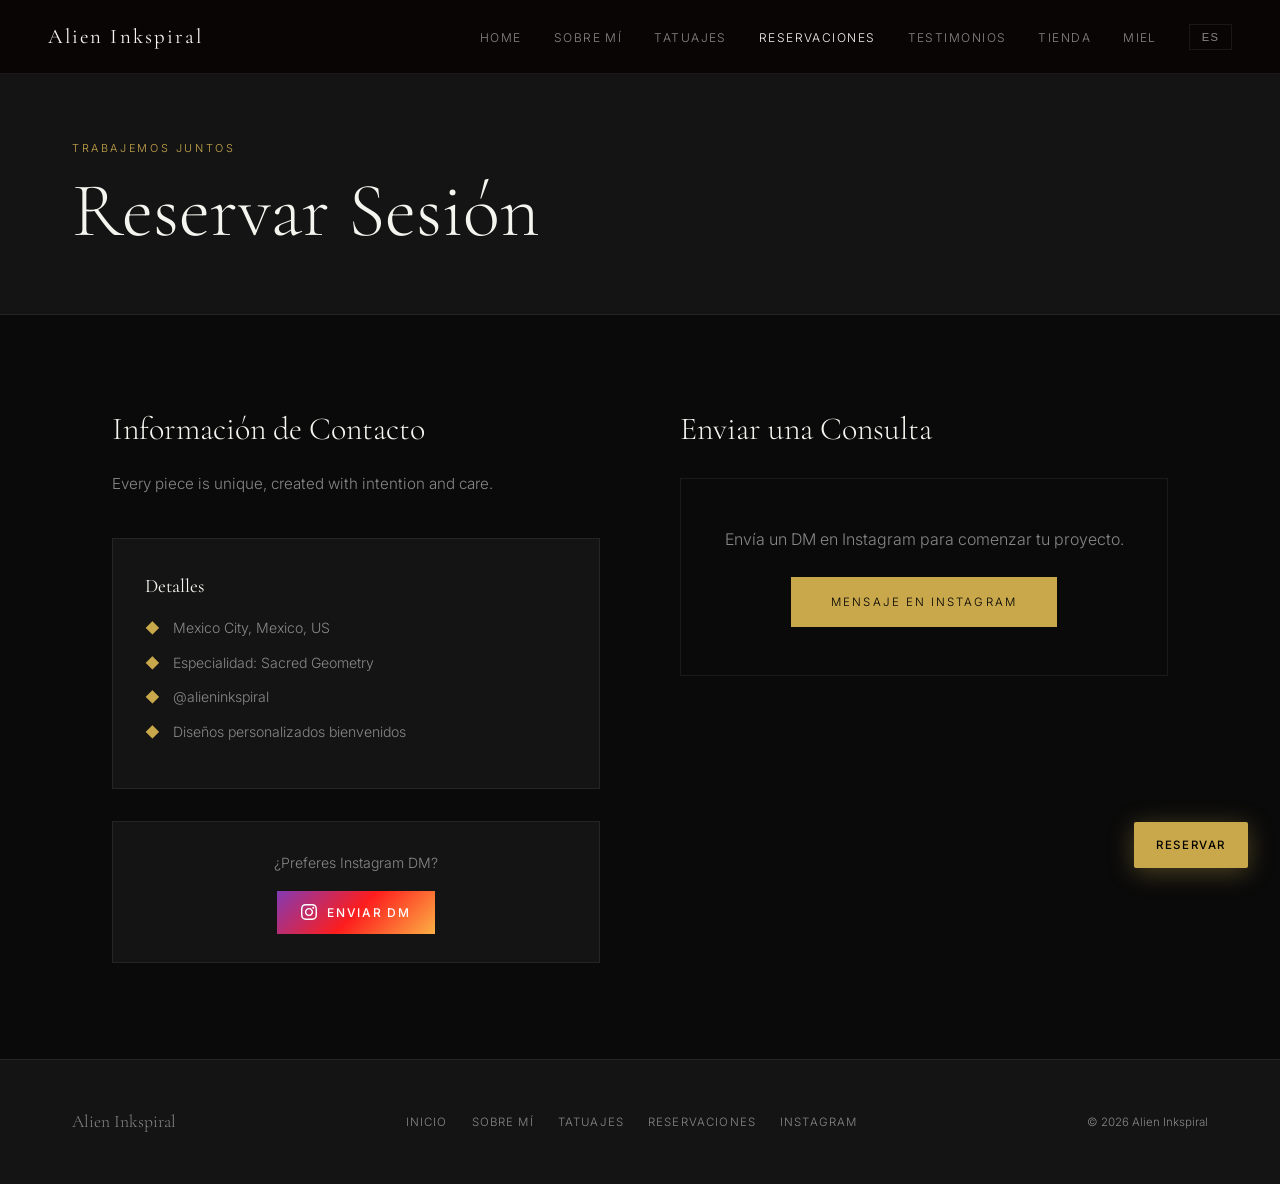
<file: booking.html>
<!DOCTYPE html>
<html lang="es">
<head>
  <meta charset="UTF-8">
  <meta name="viewport" content="width=device-width, initial-scale=1.0">
  <title>Booking &#x2014; Alien Inkspiral</title>
  <meta name="description" content="Book a tattoo session with Alien Inkspiral in Mexico City, Mexico.">
  <link rel="canonical" href="https://bayouwebstudio.github.io/alieninkspiral/booking.html">
  <meta property="og:title" content="Booking &#x2014; Alien Inkspiral">
  <meta property="og:image" content="https://raw.githubusercontent.com/BayouWebStudio/alieninkspiral/main/img/1.jpg">
  <meta property="og:url" content="https://bayouwebstudio.github.io/alieninkspiral/booking.html">
  <meta property="og:type" content="website">
  <link rel="preconnect" href="https://fonts.googleapis.com">
  <link rel="preconnect" href="https://fonts.gstatic.com" crossorigin>
  <link href="https://fonts.googleapis.com/css2?family=Cormorant+Garamond:ital,wght@0,300;0,400;0,600;1,300;1,400&family=Inter:wght@300;400;500&display=swap" rel="stylesheet">
  <style>
    
    :root {
      --black: #0a0a0a;
      --charcoal: #141414;
      --gold: #C9A84C;
      --white: #f5f5f0;
      --dim: #888;
      --border: rgba(255,255,255,0.07);
    }
    *, *::before, *::after { box-sizing: border-box; margin: 0; padding: 0; }
    html { scroll-behavior: smooth; }
    body {
      background: var(--black);
      color: var(--white);
      font-family: 'Inter', sans-serif;
      font-weight: 300;
      line-height: 1.6;
      overflow-x: hidden;
    }
    /* NAV */
    nav {
      position: fixed; top: 0; left: 0; right: 0; z-index: 100;
      display: flex; align-items: center; justify-content: space-between;
      padding: 20px 48px;
      background: rgba(10,5,5,0.92);
      backdrop-filter: blur(12px);
      border-bottom: 1px solid var(--border);
    }
    .nav-logo {
      font-family: 'Cormorant Garamond', Georgia, serif;
      font-size: 1.3rem;
      font-weight: 400;
      letter-spacing: 0.1em;
      color: var(--white);
      text-decoration: none;
    }
    .nav-links { display: flex; gap: 32px; list-style: none; align-items: center; }
    .nav-links a {
      color: var(--dim);
      text-decoration: none;
      font-size: 0.75rem;
      letter-spacing: 0.12em;
      text-transform: uppercase;
      transition: color 0.2s;
    }
    .nav-links a:hover, .nav-links a.active { color: var(--white); }
    .lang-toggle {
      background: none;
      border: 1px solid var(--border);
      color: var(--dim);
      font-size: 0.7rem;
      letter-spacing: 0.1em;
      text-transform: uppercase;
      padding: 6px 12px;
      cursor: pointer;
      transition: all 0.2s;
    }
    .lang-toggle:hover { border-color: var(--gold); color: var(--gold); }
    .hamburger { display: none; background: none; border: none; cursor: pointer; padding: 4px; }
    .hamburger span { display: block; width: 22px; height: 1px; background: var(--white); margin: 5px 0; transition: all 0.3s; }
    .hamburger.open span:nth-child(1) { transform: rotate(45deg) translate(4px, 4px); }
    .hamburger.open span:nth-child(2) { opacity: 0; }
    .hamburger.open span:nth-child(3) { transform: rotate(-45deg) translate(4px, -4px); }
    .mobile-menu {
      display: none; position: fixed; top: 65px; left: 0; right: 0; z-index: 99;
      background: var(--charcoal); padding: 24px 48px; border-bottom: 1px solid var(--border);
    }
    .mobile-menu.open { display: block; }
    .mobile-menu a { display: block; color: var(--white); text-decoration: none; font-size: 0.85rem; letter-spacing: 0.1em; text-transform: uppercase; padding: 12px 0; border-bottom: 1px solid var(--border); }
    /* FLOATING BOOK */
    .book-float {
      position: fixed; bottom: 32px; right: 32px; z-index: 200;
      background: var(--gold); color: #000;
      font-family: 'Inter', sans-serif;
      font-size: 0.72rem; font-weight: 500; letter-spacing: 0.14em; text-transform: uppercase;
      text-decoration: none; padding: 14px 22px; border-radius: 2px;
      box-shadow: 0 4px 24px rgba(201,168,76,0.35);
      transition: transform 0.2s, box-shadow 0.2s;
    }
    .book-float:hover { transform: translateY(-2px); box-shadow: 0 8px 32px rgba(201,168,76,0.5); }
    /* FADE-UP ANIMATIONS */
    .fade-up { transform: translateY(28px); transition: opacity 0.7s ease, transform 0.7s ease; }
    .fade-up.visible { opacity: 1; transform: translateY(0); }
    /* FOOTER */
    footer {
      background: var(--charcoal); padding: 48px 72px;
      border-top: 1px solid var(--border);
      display: flex; justify-content: space-between; align-items: center;
    }
    .footer-logo { font-family: 'Cormorant Garamond', Georgia, serif; font-size: 1.1rem; color: var(--dim); }
    .footer-links { display: flex; gap: 24px; }
    .footer-links a { color: var(--dim); text-decoration: none; font-size: 0.72rem; letter-spacing: 0.1em; text-transform: uppercase; transition: color 0.2s; }
    .footer-links a:hover { color: var(--white); }
    .footer-copy { color: var(--dim); font-size: 0.72rem; }
    /* SHARED */
    .section-label { font-size: 0.68rem; letter-spacing: 0.24em; text-transform: uppercase; color: var(--gold); margin-bottom: 16px; }
    h2 {
      font-family: 'Cormorant Garamond', Georgia, serif;
      font-size: clamp(2rem, 4vw, 3.2rem);
      font-weight: 400; line-height: 1.1; margin-bottom: 24px;
    }
    .btn-gold {
      display: inline-block; background: var(--gold); color: #000;
      text-decoration: none; font-size: 0.72rem; letter-spacing: 0.18em;
      text-transform: uppercase; padding: 16px 40px;
      transition: opacity 0.2s;
    }
    .btn-gold:hover { opacity: 0.88; }
    .btn-outline {
      display: inline-block; border: 1px solid var(--border); color: var(--white);
      text-decoration: none; font-size: 0.72rem; letter-spacing: 0.18em;
      text-transform: uppercase; padding: 14px 36px;
      transition: border-color 0.2s, color 0.2s;
    }
    .btn-outline:hover { border-color: var(--gold); color: var(--gold); }
    /* MOBILE */
    @media (max-width: 900px) {
      nav { padding: 18px 24px; } .nav-links { display: none; } .hamburger { display: block; }
      footer { flex-direction: column; gap: 24px; padding: 40px 24px; text-align: center; }
    }
    @media (max-width: 600px) {
      footer { padding: 32px 20px; }
    }
  
    .page-hero { padding: 140px 72px 64px; background: var(--charcoal); border-bottom: 1px solid var(--border); }
    .page-eyebrow { font-size: 0.68rem; letter-spacing: 0.24em; text-transform: uppercase; color: var(--gold); margin-bottom: 16px; }
    h1 { font-family: 'Cormorant Garamond', Georgia, serif; font-size: clamp(3rem, 6vw, 5rem); font-weight: 300; line-height: 1; }
    .booking-body { padding: 96px 72px; max-width: 1200px; margin: 0 auto; }
    .booking-layout { display: grid; grid-template-columns: 1fr 1fr; gap: 80px; }
    .booking-info h2 { font-family: 'Cormorant Garamond', Georgia, serif; font-size: 2rem; font-weight: 300; margin-bottom: 24px; }
    .booking-info p { color: var(--dim); line-height: 1.8; margin-bottom: 20px; font-size: 0.95rem; }
    .info-block { margin-top: 40px; padding: 32px; background: var(--charcoal); border: 1px solid var(--border); }
    .info-block h3 { font-family: 'Cormorant Garamond', Georgia, serif; font-size: 1.2rem; font-weight: 400; margin-bottom: 16px; }
    .info-item { display: flex; gap: 12px; margin-bottom: 12px; color: var(--dim); font-size: 0.88rem; align-items: flex-start; }
    .info-item span:first-child { color: var(--gold); min-width: 16px; }
    .form-panel h2 { font-family: 'Cormorant Garamond', Georgia, serif; font-size: 2rem; font-weight: 300; margin-bottom: 32px; }
    .form-group { margin-bottom: 24px; }
    .form-group label { display: block; font-size: 0.72rem; letter-spacing: 0.1em; text-transform: uppercase; color: var(--dim); margin-bottom: 8px; }
    .form-group input, .form-group textarea, .form-group select {
      width: 100%; background: var(--charcoal); border: 1px solid var(--border); color: var(--white);
      font-family: 'Inter', sans-serif; font-size: 0.92rem; font-weight: 300; padding: 14px 16px;
      outline: none; transition: border-color 0.2s;
    }
    .form-group input:focus, .form-group textarea:focus, .form-group select:focus { border-color: var(--gold); }
    .form-group select option { background: var(--charcoal); }
    .form-group textarea { resize: vertical; min-height: 140px; }
    .btn-submit { width: 100%; background: var(--gold); color: #000; border: none; cursor: pointer; font-family: 'Inter', sans-serif; font-size: 0.72rem; letter-spacing: 0.18em; text-transform: uppercase; padding: 18px; font-weight: 500; transition: opacity 0.2s; margin-top: 8px; }
    .btn-submit:hover { opacity: 0.88; }
    .ig-cta { margin-top: 32px; padding: 28px; background: var(--charcoal); border: 1px solid var(--border); text-align: center; }
    .ig-cta p { color: var(--dim); margin-bottom: 16px; font-size: 0.88rem; }
    .btn-ig { display: inline-flex; align-items: center; gap: 10px; background: linear-gradient(135deg, #833ab4, #fd1d1d, #fcb045); color: #fff; text-decoration: none; font-size: 0.75rem; letter-spacing: 0.14em; text-transform: uppercase; padding: 12px 24px; font-weight: 500; transition: opacity 0.2s; }
    .btn-ig:hover { opacity: 0.88; }
    @media (max-width: 900px) {
      .page-hero { padding: 120px 24px 48px; }
      .booking-body { padding: 60px 24px; }
      .booking-layout { grid-template-columns: 1fr; gap: 48px; }
    }
  </style>
</head>
<body>
  
  <nav>
    <a href="./index.html" class="nav-logo">Alien Inkspiral</a>
    <ul class="nav-links">
      <li><a href="./index.html" 
        data-en="Home" data-es="Home">Inicio</a></li>
      <li><a href="./about.html" 
        data-en="About" data-es="Sobre M&#xed;">Sobre Mí</a></li>
      <li><a href="./tattoos.html" 
        data-en="Tattoos" data-es="Tatuajes">Tatuajes</a></li>
      <li><a href="./booking.html" class="active"
        data-en="Booking" data-es="Reservaciones">Reservaciones</a></li>
      <li><a href="./testimonials.html" 
        data-en="Reviews" data-es="Testimonios">Testimonios</a></li>
      <li><a href="./store.html" data-en="Store" data-es="Tienda">Tienda</a></li>
      <li><a href="./honey.html" data-en="Honey" data-es="Miel">Miel</a></li>
      <li><button class="lang-toggle" onclick="toggleLang()">ES</button></li>
    </ul>
    <button class="hamburger" aria-label="Menu" onclick="this.classList.toggle('open');document.querySelector('.mobile-menu').classList.toggle('open')">
      <span></span><span></span><span></span>
    </button>
  </nav>
  <div class="mobile-menu">
    <a href="./index.html" data-en="Home" data-es="Inicio">Inicio</a>
    <a href="./about.html" data-en="About" data-es="Sobre M&#xed;">Sobre Mí</a>
    <a href="./tattoos.html" data-en="Tattoos" data-es="Tatuajes">Tatuajes</a>
    <a href="./booking.html" data-en="Booking" data-es="Reservaciones">Reservaciones</a>
    <a href="./testimonials.html" data-en="Reviews" data-es="Testimonios">Testimonios</a>
  </div>
  <a href="./booking.html" class="book-float">Reservar</a>

  <section class="page-hero">
    <p class="page-eyebrow fade-up" data-en="Trabajemos Juntos" data-es="Trabajemos Juntos">Trabajemos Juntos</p>
    <h1 class="fade-up" data-en="Reservar Sesión" data-es="Reservar Sesi&#xf3;n">Reservar Sesión</h1>
  </section>

  <div class="booking-body">
    <div class="booking-layout">
      <div class="booking-info">
        <h2 class="fade-up" data-en="Contact Info" data-es="Informaci&#xf3;n de Contacto">Contact Info</h2>
        <p class="fade-up">Every piece is unique, created with intention and care.</p>
        <div class="info-block fade-up">
          <h3 data-en="Details" data-es="Detalles">Details</h3>
          <div class="info-item"><span>&#x25c6;</span> <span>Mexico City, Mexico, US</span></div>
          <div class="info-item"><span>&#x25c6;</span> <span data-en="Specializing in Sacred Geometry" data-es="Especialidad: Sacred Geometry">Specializing in Sacred Geometry</span></div>
          <div class="info-item"><span>&#x25c6;</span> <a href="https://www.instagram.com/alieninkspiral" target="_blank" rel="noopener" style="color:var(--dim);text-decoration:none;">@alieninkspiral</a></div>
          
          <div class="info-item"><span>&#x25c6;</span> <span data-en="Custom designs welcome" data-es="Dise&#xf1;os personalizados bienvenidos">Custom designs welcome</span></div>
        </div>
        <div class="ig-cta fade-up">
          <p data-en="Prefer Instagram DM?" data-es="&#xbf;Preferes Instagram DM?">Prefer Instagram DM?</p>
          <a href="https://www.instagram.com/alieninkspiral" target="_blank" rel="noopener" class="btn-ig">
            <svg width="16" height="16" viewBox="0 0 24 24" fill="currentColor"><path d="M12 2.163c3.204 0 3.584.012 4.85.07 3.252.148 4.771 1.691 4.919 4.919.058 1.265.069 1.645.069 4.849 0 3.205-.012 3.584-.069 4.849-.149 3.225-1.664 4.771-4.919 4.919-1.266.058-1.644.07-4.85.07-3.204 0-3.584-.012-4.849-.07-3.26-.149-4.771-1.699-4.919-4.92-.058-1.265-.07-1.644-.07-4.849 0-3.204.013-3.583.07-4.849.149-3.227 1.664-4.771 4.919-4.919 1.266-.057 1.645-.069 4.849-.069zm0-2.163c-3.259 0-3.667.014-4.947.072-4.358.2-6.78 2.618-6.98 6.98-.059 1.281-.073 1.689-.073 4.948 0 3.259.014 3.668.072 4.948.2 4.358 2.618 6.78 6.98 6.98 1.281.058 1.689.072 4.948.072 3.259 0 3.668-.014 4.948-.072 4.354-.2 6.782-2.618 6.979-6.98.059-1.28.073-1.689.073-4.948 0-3.259-.014-3.667-.072-4.947-.196-4.354-2.617-6.78-6.979-6.98-1.281-.059-1.69-.073-4.949-.073zm0 5.838c-3.403 0-6.162 2.759-6.162 6.162s2.759 6.163 6.162 6.163 6.162-2.759 6.162-6.163c0-3.403-2.759-6.162-6.162-6.162zm0 10.162c-2.209 0-4-1.79-4-4 0-2.209 1.791-4 4-4s4 1.791 4 4c0 2.21-1.791 4-4 4zm6.406-11.845c-.796 0-1.441.645-1.441 1.44s.645 1.44 1.441 1.44c.795 0 1.439-.645 1.439-1.44s-.644-1.44-1.439-1.44z"/></svg>
            Enviar DM
          </a>
        </div>
      </div>
      <div class="form-panel">
        <h2 class="fade-up" data-en="Enviar Consulta" data-es="Enviar una Consulta">Enviar Consulta</h2>
        <div class="fade-up" style="text-align:center;padding:48px 32px;border:1px solid var(--border);">
          <p style="color:var(--dim);margin-bottom:24px;" data-en="Contáctame por WhatsApp o Instagram para comenzar tu proyecto." data-es="Env&#xed;a un DM en Instagram para comenzar tu proyecto.">Contáctame por WhatsApp o Instagram para comenzar tu proyecto.</p>
          <a href="https://www.instagram.com/alieninkspiral" target="_blank" rel="noopener" class="btn-gold" data-en="Message on Instagram" data-es="Mensaje en Instagram">Message on Instagram</a>
        </div>
      </div>
    </div>
  </div>

  
  <footer>
    <div class="footer-logo">Alien Inkspiral</div>
    <div class="footer-links">
      <a href="./index.html">Inicio</a>
      <a href="./about.html">Sobre Mí</a>
      <a href="./tattoos.html">Tatuajes</a>
      <a href="./booking.html">Reservaciones</a>
      <a href="https://www.instagram.com/alieninkspiral" target="_blank" rel="noopener">Instagram</a>
      
    </div>
    <div class="footer-copy">&#xa9; 2026 Alien Inkspiral</div>
  </footer>
  
  <script>
    const LANG = { default: 'es', current: 'es' };
    function toggleLang() {
      LANG.current = LANG.current === 'es' ? 'en' : 'es';
      document.querySelectorAll('[data-es][data-en]').forEach(el => {
        el.textContent = el.getAttribute('data-' + LANG.current) || el.textContent;
      });
      document.querySelectorAll('[data-es-href][data-en-href]').forEach(el => {
        el.setAttribute('href', el.getAttribute('data-' + LANG.current + '-href') || el.getAttribute('href'));
      });
    }
    // Apply language on page load
    document.addEventListener('DOMContentLoaded', function() {
      document.querySelectorAll('[data-es][data-en]').forEach(el => {
        el.textContent = el.getAttribute('data-' + LANG.current) || el.textContent;
      });
    });

    // Fade-up on scroll
    const obs = new IntersectionObserver((entries) => {
      entries.forEach(e => { if (e.isIntersecting) { e.target.classList.add('visible'); obs.unobserve(e.target); } });
    }, { threshold: 0.12 });
    document.querySelectorAll('.fade-up').forEach(el => obs.observe(el));
  </script>
</body>
</html>
</file>
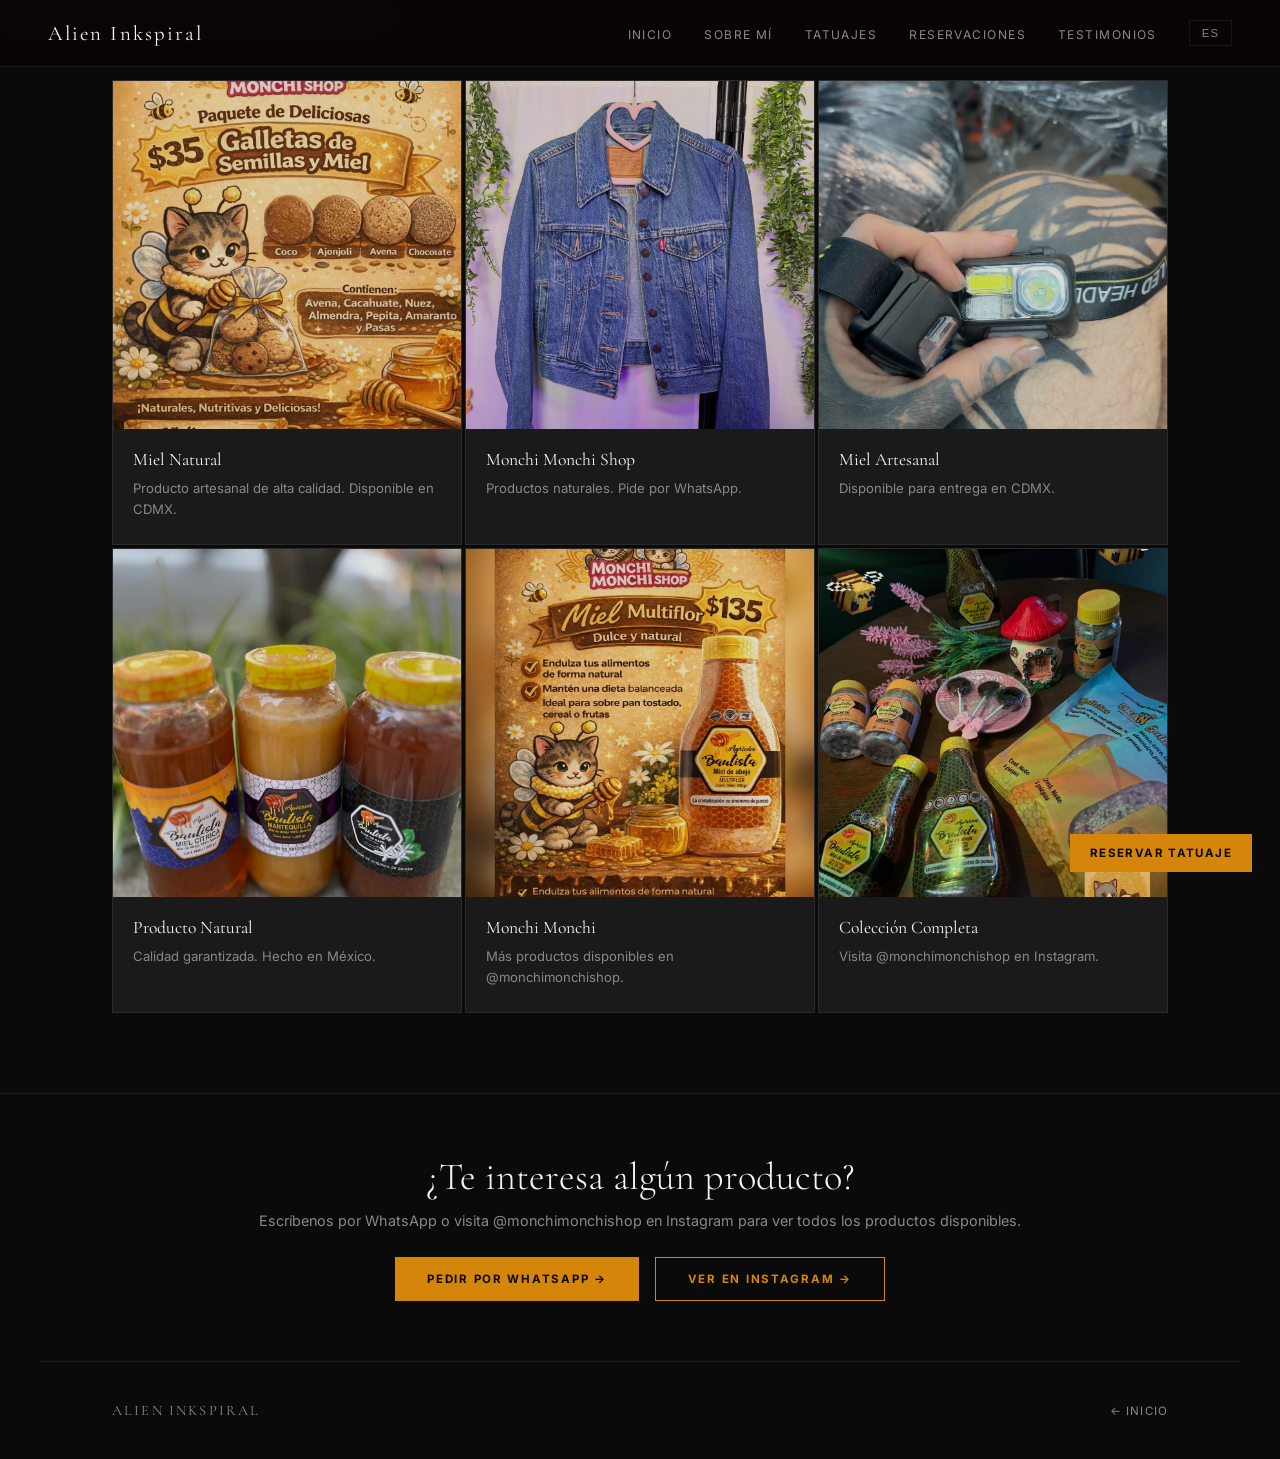
<file: honey.html>
<!DOCTYPE html>
<html lang="es">
<head>
<meta charset="UTF-8">
<meta name="viewport" content="width=device-width, initial-scale=1.0">
<title>Miel — Monchi Monchi Shop | Alien Inkspiral</title>
<meta name="description" content="Productos de miel natural de Monchi Monchi Shop — disponibles a través de Alien Inkspiral en CDMX.">
<link rel="preconnect" href="https://fonts.googleapis.com">
<link rel="preconnect" href="https://fonts.gstatic.com" crossorigin>
<link href="https://fonts.googleapis.com/css2?family=Cormorant+Garamond:ital,wght@0,300;0,400;0,600;1,300;1,400&family=Inter:wght@300;400;500&display=swap" rel="stylesheet">
<style>
*,*::before,*::after{box-sizing:border-box;margin:0;padding:0}
:root{--black:#0a0a0a;--charcoal:#1a1a1a;--gold:#C9A84C;--amber:#D4850A;--white:#f5f5f0;--dim:#888;--border:rgba(255,255,255,0.07)}
body{font-family:'Inter',sans-serif;background:var(--black);color:var(--white);-webkit-font-smoothing:antialiased;}
nav {
      position: fixed; top: 0; left: 0; right: 0; z-index: 100;
      display: flex; align-items: center; justify-content: space-between;
      padding: 20px 48px;
      background: rgba(10,5,5,0.92);
      backdrop-filter: blur(12px);
      border-bottom: 1px solid var(--border);
    }
    .nav-logo {
      font-family: 'Cormorant Garamond', Georgia, serif;
      font-size: 1.3rem;
      font-weight: 400;
      letter-spacing: 0.1em;
      color: var(--white);
      text-decoration: none;
    }
    .nav-links { display: flex; gap: 32px; list-style: none; align-items: center; }
    .nav-links a {
      color: var(--dim);
      text-decoration: none;
      font-size: 0.75rem;
      letter-spacing: 0.12em;
      text-transform: uppercase;
      transition: color 0.2s;
    }
    .nav-links a:hover, .nav-links a.active { color: var(--white); }
    .lang-toggle {
      background: none;
      border: 1px solid var(--border);
      color: var(--dim);
      font-size: 0.7rem;
      letter-spacing: 0.1em;
      text-transform: uppercase;
      padding: 6px 12px;
      cursor: pointer;
      transition: all 0.2s;
    }
    .lang-toggle:hover { border-color: var(--gold); color: var(--gold); }
    .hamburger { display: none; background: none; border: none; cursor: pointer; padding: 4px; }
    .hamburger span { display: block; width: 22px; height: 1px; background: var(--white); margin: 5px 0; transition: all 0.3s; }
    .hamburger.open span:nth-child(1) { transform: rotate(45deg) translate(4px, 4px); }
    .hamburger.open span:nth-child(2) { opacity: 0; }
    .hamburger.open span:nth-child(3) { transform: rotate(-45deg) translate(4px, -4px); }
.page-hero{padding:140px 72px 80px;border-bottom:1px solid var(--border);max-width:1200px;margin:0 auto;display:flex;justify-content:space-between;align-items:flex-end;}
.page-label{font-size:0.65rem;letter-spacing:0.25em;text-transform:uppercase;color:var(--amber);margin-bottom:20px;display:block;}
.page-title{font-family:'Cormorant Garamond',serif;font-size:clamp(3rem,7vw,5rem);font-weight:300;line-height:1;}
.page-intro{max-width:360px;font-family:'Cormorant Garamond',serif;font-size:1.1rem;color:var(--dim);line-height:1.8;font-style:italic;}
.products-body{max-width:1200px;margin:0 auto;padding:60px 72px 80px;}
.products-grid{display:grid;grid-template-columns:repeat(3,1fr);gap:3px;}
.product-card{background:var(--charcoal);overflow:hidden;border:1px solid var(--border);transition:border-color 0.3s;}
.product-card:hover{border-color:rgba(212,133,10,0.3);}
.product-card img{width:100%;aspect-ratio:1;object-fit:cover;display:block;filter:brightness(0.88);transition:filter 0.4s,transform 0.4s;}
.product-card:hover img{filter:brightness(1);transform:scale(1.03);}
.product-info{padding:20px 20px 24px;}
.product-name{font-family:'Cormorant Garamond',serif;font-size:1.1rem;font-weight:400;color:var(--white);margin-bottom:8px;}
.product-desc{font-size:0.82rem;color:var(--dim);line-height:1.6;}
.cta-section{text-align:center;padding:60px 72px;border-top:1px solid var(--border);}
.cta-section h2{font-family:'Cormorant Garamond',serif;font-size:clamp(1.8rem,3vw,2.5rem);font-weight:300;color:var(--white);margin-bottom:12px;}
.cta-section p{color:var(--dim);margin-bottom:28px;font-size:0.9rem;}
.btn-amber{display:inline-flex;align-items:center;gap:8px;padding:14px 32px;background:var(--amber);color:#0a0a0a;text-decoration:none;font-size:0.72rem;font-weight:700;letter-spacing:0.15em;text-transform:uppercase;transition:opacity 0.2s;}
.btn-amber:hover{opacity:0.85;}
.float-btn{position:fixed;bottom:28px;right:28px;z-index:999;background:var(--amber);color:#0a0a0a;padding:12px 20px;text-decoration:none;font-size:0.72rem;font-weight:700;letter-spacing:0.12em;text-transform:uppercase;}
footer{border-top:1px solid var(--border);padding:40px 72px;display:flex;justify-content:space-between;align-items:center;max-width:1200px;margin:0 auto;}
.footer-logo{font-family:'Cormorant Garamond',serif;font-size:0.9rem;letter-spacing:0.15em;text-transform:uppercase;color:var(--dim);}
.footer-back{font-size:0.72rem;letter-spacing:0.1em;text-transform:uppercase;color:var(--dim);text-decoration:none;}
.footer-back:hover{color:var(--white);}
.fade-up{transform:translateY(20px);transition:opacity 0.7s,transform 0.7s;}
.fade-up.visible{opacity:1;transform:none;}
@media(max-width:900px){nav{padding:16px 20px;} .nav-links{display:none;flex-direction:column;position:absolute;top:64px;left:0;right:0;background:rgba(10,10,10,0.98);padding:20px;gap:16px;border-bottom:1px solid var(--border);z-index:99;} .nav-links.open{display:flex;} .nav-toggle{display:block;} .page-hero{padding:120px 24px 60px;flex-direction:column;gap:20px;align-items:flex-start;} .products-body,.cta-section{padding-left:24px;padding-right:24px;} .products-grid{grid-template-columns:repeat(2,1fr);} footer{padding:32px 24px;}}
@media(max-width:480px){.products-grid{grid-template-columns:1fr;}}
</style>
</head>
<body>
<nav>
    <a href="./index.html" class="nav-logo">Alien Inkspiral</a>
    <ul class="nav-links">
      <li><a href="./index.html" data-en="Home" data-es="Home">Inicio</a></li>
      <li><a href="./about.html" 
        data-en="About" data-es="Sobre M&#xed;">Sobre Mí</a></li>
      <li><a href="./tattoos.html" 
        data-en="Tattoos" data-es="Tatuajes">Tatuajes</a></li>
      <li><a href="./booking.html" 
        data-en="Booking" data-es="Reservaciones">Reservaciones</a></li>
      <li><a href="./testimonials.html" 
        data-en="Reviews" data-es="Testimonios">Testimonios</a></li>
      <li><button class="lang-toggle" onclick="toggleLang()">ES</button></li>
    </ul>
    <button class="hamburger" aria-label="Menu" onclick="this.classList.toggle('open');document.querySelector('.mobile-menu').classList.toggle('open')">
      <span></span><span></span><span></span>
    </button>
  </nav>
  <div class="mobile-menu">
    <a href="./index.html" data-en="Home" data-es="Inicio">Inicio</a>
    <a href="./about.html" data-en="About" data-es="Sobre M&#xed;">Sobre Mí</a>
    <a href="./tattoos.html" data-en="Tattoos" data-es="Tatuajes">Tatuajes</a>
    <a href="./booking.html" data-en="Booking" data-es="Reservaciones">Reservaciones</a>
    <a href="./testimonials.html" data-en="Reviews" data-es="Testimonios">Testimonios</a>
  </div><div class="products-body">
  <div class="products-grid">
    <div class="product-card fade-up">
      <img src="./img/honey_1.jpg" alt="Producto Monchi Monchi Shop">
      <div class="product-info">
        <div class="product-name">Miel Natural</div>
        <div class="product-desc">Producto artesanal de alta calidad. Disponible en CDMX.</div>
      </div>
    </div>
    <div class="product-card fade-up">
      <img src="./img/honey_2.jpg" alt="Producto Monchi Monchi Shop">
      <div class="product-info">
        <div class="product-name">Monchi Monchi Shop</div>
        <div class="product-desc">Productos naturales. Pide por WhatsApp.</div>
      </div>
    </div>
    <div class="product-card fade-up">
      <img src="./img/honey_3.jpg" alt="Producto Monchi Monchi Shop">
      <div class="product-info">
        <div class="product-name">Miel Artesanal</div>
        <div class="product-desc">Disponible para entrega en CDMX.</div>
      </div>
    </div>
    <div class="product-card fade-up">
      <img src="./img/honey_4.jpg" alt="Producto Monchi Monchi Shop">
      <div class="product-info">
        <div class="product-name">Producto Natural</div>
        <div class="product-desc">Calidad garantizada. Hecho en México.</div>
      </div>
    </div>
    <div class="product-card fade-up">
      <img src="./img/honey_5.jpg" alt="Producto Monchi Monchi Shop">
      <div class="product-info">
        <div class="product-name">Monchi Monchi</div>
        <div class="product-desc">Más productos disponibles en @monchimonchishop.</div>
      </div>
    </div>
    <div class="product-card fade-up">
      <img src="./img/honey_6.jpg" alt="Producto Monchi Monchi Shop">
      <div class="product-info">
        <div class="product-name">Colección Completa</div>
        <div class="product-desc">Visita @monchimonchishop en Instagram.</div>
      </div>
    </div>
  </div>
</div>

<div class="cta-section">
  <h2>¿Te interesa algún producto?</h2>
  <p>Escríbenos por WhatsApp o visita @monchimonchishop en Instagram para ver todos los productos disponibles.</p>
  <div style="display:flex;gap:16px;justify-content:center;flex-wrap:wrap;">
    <a href="https://wa.me/+5215543672494" target="_blank" class="btn-amber">
      Pedir por WhatsApp →
    </a>
    <a href="https://instagram.com/monchimonchishop" target="_blank" style="display:inline-flex;align-items:center;gap:8px;padding:14px 32px;border:1px solid var(--amber);color:var(--amber);text-decoration:none;font-size:0.72rem;font-weight:700;letter-spacing:0.15em;text-transform:uppercase;">
      Ver en Instagram →
    </a>
  </div>
</div>

<a href="./booking.html" class="float-btn">Reservar Tatuaje</a>

<footer>
  <div class="footer-logo">Alien Inkspiral</div>
  <a href="./" class="footer-back">← Inicio</a>
</footer>

<script>
const observer = new IntersectionObserver(e => e.forEach(e => { if(e.isIntersecting){e.target.classList.add('visible');observer.unobserve(e.target);} }), {threshold:0.1});
document.querySelectorAll('.fade-up').forEach(el => observer.observe(el));
document.querySelector('.nav-toggle').addEventListener('click',()=>document.querySelector('.nav-links').classList.toggle('open'));
</script>
</body>
</html>
</file>
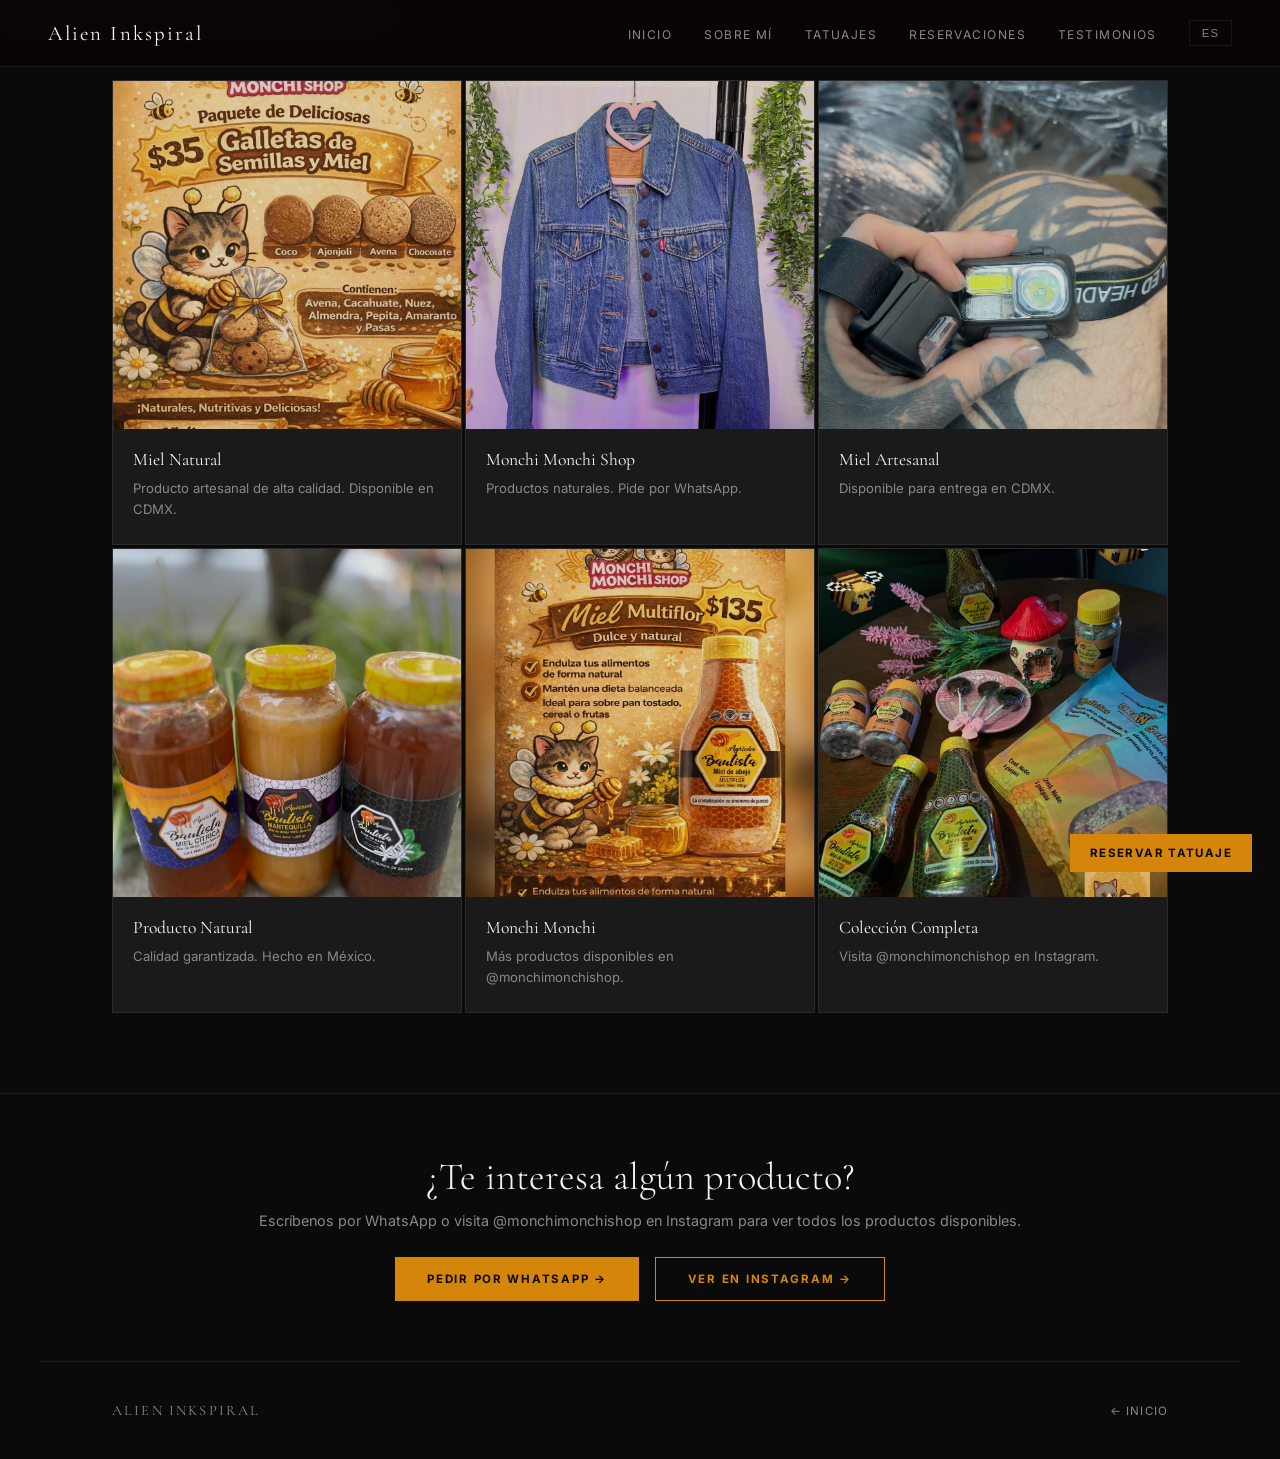
<file: store.html>
<!DOCTYPE html>
<html lang="es">
<head>
<meta charset="UTF-8">
<meta name="viewport" content="width=device-width, initial-scale=1.0">
<title>Tienda — Alien Inkspiral</title>
<meta name="description" content="Tienda oficial de Alien Inkspiral — próximamente disponible.">
<link rel="preconnect" href="https://fonts.googleapis.com">
<link rel="preconnect" href="https://fonts.gstatic.com" crossorigin>
<link href="https://fonts.googleapis.com/css2?family=Cormorant+Garamond:ital,wght@0,300;0,400;0,600;1,300;1,400&family=Inter:wght@300;400;500&display=swap" rel="stylesheet">
<style>
*,*::before,*::after{box-sizing:border-box;margin:0;padding:0}
:root{--black:#0a0a0a;--charcoal:#1a1a1a;--gold:#C9A84C;--amber:#D4850A;--white:#f5f5f0;--dim:#888;--border:rgba(255,255,255,0.07)}
body{font-family:'Inter',sans-serif;background:var(--black);color:var(--white);-webkit-font-smoothing:antialiased;}
nav {
      position: fixed; top: 0; left: 0; right: 0; z-index: 100;
      display: flex; align-items: center; justify-content: space-between;
      padding: 20px 48px;
      background: rgba(10,5,5,0.92);
      backdrop-filter: blur(12px);
      border-bottom: 1px solid var(--border);
    }
    .nav-logo {
      font-family: 'Cormorant Garamond', Georgia, serif;
      font-size: 1.3rem;
      font-weight: 400;
      letter-spacing: 0.1em;
      color: var(--white);
      text-decoration: none;
    }
    .nav-links { display: flex; gap: 32px; list-style: none; align-items: center; }
    .nav-links a {
      color: var(--dim);
      text-decoration: none;
      font-size: 0.75rem;
      letter-spacing: 0.12em;
      text-transform: uppercase;
      transition: color 0.2s;
    }
    .nav-links a:hover, .nav-links a.active { color: var(--white); }
    .lang-toggle {
      background: none;
      border: 1px solid var(--border);
      color: var(--dim);
      font-size: 0.7rem;
      letter-spacing: 0.1em;
      text-transform: uppercase;
      padding: 6px 12px;
      cursor: pointer;
      transition: all 0.2s;
    }
    .lang-toggle:hover { border-color: var(--gold); color: var(--gold); }
    .hamburger { display: none; background: none; border: none; cursor: pointer; padding: 4px; }
    .hamburger span { display: block; width: 22px; height: 1px; background: var(--white); margin: 5px 0; transition: all 0.3s; }
    .hamburger.open span:nth-child(1) { transform: rotate(45deg) translate(4px, 4px); }
    .hamburger.open span:nth-child(2) { opacity: 0; }
    .hamburger.open span:nth-child(3) { transform: rotate(-45deg) translate(4px, -4px); }
.page-hero{padding:140px 72px 80px;border-bottom:1px solid var(--border);max-width:1200px;margin:0 auto;display:flex;justify-content:space-between;align-items:flex-end;}
.page-label{font-size:0.65rem;letter-spacing:0.25em;text-transform:uppercase;color:var(--amber);margin-bottom:20px;display:block;}
.page-title{font-family:'Cormorant Garamond',serif;font-size:clamp(3rem,7vw,5rem);font-weight:300;line-height:1;}
.page-intro{max-width:360px;font-family:'Cormorant Garamond',serif;font-size:1.1rem;color:var(--dim);line-height:1.8;font-style:italic;}
.products-body{max-width:1200px;margin:0 auto;padding:60px 72px 80px;}
.products-grid{display:grid;grid-template-columns:repeat(3,1fr);gap:3px;}
.product-card{background:var(--charcoal);overflow:hidden;border:1px solid var(--border);transition:border-color 0.3s;}
.product-card:hover{border-color:rgba(212,133,10,0.3);}
.product-card img{width:100%;aspect-ratio:1;object-fit:cover;display:block;filter:brightness(0.88);transition:filter 0.4s,transform 0.4s;}
.product-card:hover img{filter:brightness(1);transform:scale(1.03);}
.product-info{padding:20px 20px 24px;}
.product-name{font-family:'Cormorant Garamond',serif;font-size:1.1rem;font-weight:400;color:var(--white);margin-bottom:8px;}
.product-desc{font-size:0.82rem;color:var(--dim);line-height:1.6;}
.cta-section{text-align:center;padding:60px 72px;border-top:1px solid var(--border);}
.cta-section h2{font-family:'Cormorant Garamond',serif;font-size:clamp(1.8rem,3vw,2.5rem);font-weight:300;color:var(--white);margin-bottom:12px;}
.cta-section p{color:var(--dim);margin-bottom:28px;font-size:0.9rem;}
.btn-amber{display:inline-flex;align-items:center;gap:8px;padding:14px 32px;background:var(--amber);color:#0a0a0a;text-decoration:none;font-size:0.72rem;font-weight:700;letter-spacing:0.15em;text-transform:uppercase;transition:opacity 0.2s;}
.btn-amber:hover{opacity:0.85;}
.float-btn{position:fixed;bottom:28px;right:28px;z-index:999;background:var(--amber);color:#0a0a0a;padding:12px 20px;text-decoration:none;font-size:0.72rem;font-weight:700;letter-spacing:0.12em;text-transform:uppercase;}
footer{border-top:1px solid var(--border);padding:40px 72px;display:flex;justify-content:space-between;align-items:center;max-width:1200px;margin:0 auto;}
.footer-logo{font-family:'Cormorant Garamond',serif;font-size:0.9rem;letter-spacing:0.15em;text-transform:uppercase;color:var(--dim);}
.footer-back{font-size:0.72rem;letter-spacing:0.1em;text-transform:uppercase;color:var(--dim);text-decoration:none;}
.footer-back:hover{color:var(--white);}
.fade-up{transform:translateY(20px);transition:opacity 0.7s,transform 0.7s;}
.fade-up.visible{opacity:1;transform:none;}
@media(max-width:900px){nav{padding:16px 20px;} .nav-links{display:none;flex-direction:column;position:absolute;top:64px;left:0;right:0;background:rgba(10,10,10,0.98);padding:20px;gap:16px;border-bottom:1px solid var(--border);z-index:99;} .nav-links.open{display:flex;} .nav-toggle{display:block;} .page-hero{padding:120px 24px 60px;flex-direction:column;gap:20px;align-items:flex-start;} .products-body,.cta-section{padding-left:24px;padding-right:24px;} .products-grid{grid-template-columns:repeat(2,1fr);} footer{padding:32px 24px;}}
@media(max-width:480px){.products-grid{grid-template-columns:1fr;}}
</style>
</head>
<body>
<nav>
    <a href="./index.html" class="nav-logo">Alien Inkspiral</a>
    <ul class="nav-links">
      <li><a href="./index.html" data-en="Home" data-es="Home">Inicio</a></li>
      <li><a href="./about.html" 
        data-en="About" data-es="Sobre M&#xed;">Sobre Mí</a></li>
      <li><a href="./tattoos.html" 
        data-en="Tattoos" data-es="Tatuajes">Tatuajes</a></li>
      <li><a href="./booking.html" 
        data-en="Booking" data-es="Reservaciones">Reservaciones</a></li>
      <li><a href="./testimonials.html" 
        data-en="Reviews" data-es="Testimonios">Testimonios</a></li>
      <li><button class="lang-toggle" onclick="toggleLang()">ES</button></li>
    </ul>
    <button class="hamburger" aria-label="Menu" onclick="this.classList.toggle('open');document.querySelector('.mobile-menu').classList.toggle('open')">
      <span></span><span></span><span></span>
    </button>
  </nav>
  <div class="mobile-menu">
    <a href="./index.html" data-en="Home" data-es="Inicio">Inicio</a>
    <a href="./about.html" data-en="About" data-es="Sobre M&#xed;">Sobre Mí</a>
    <a href="./tattoos.html" data-en="Tattoos" data-es="Tatuajes">Tatuajes</a>
    <a href="./booking.html" data-en="Booking" data-es="Reservaciones">Reservaciones</a>
    <a href="./testimonials.html" data-en="Reviews" data-es="Testimonios">Testimonios</a>
  </div><div class="products-body">
  <div class="products-grid">
    <div class="product-card fade-up">
      <img src="./img/honey_1.jpg" alt="Producto Monchi Monchi Shop">
      <div class="product-info">
        <div class="product-name">Miel Natural</div>
        <div class="product-desc">Producto artesanal de alta calidad. Disponible en CDMX.</div>
      </div>
    </div>
    <div class="product-card fade-up">
      <img src="./img/honey_2.jpg" alt="Producto Monchi Monchi Shop">
      <div class="product-info">
        <div class="product-name">Monchi Monchi Shop</div>
        <div class="product-desc">Productos naturales. Pide por WhatsApp.</div>
      </div>
    </div>
    <div class="product-card fade-up">
      <img src="./img/honey_3.jpg" alt="Producto Monchi Monchi Shop">
      <div class="product-info">
        <div class="product-name">Miel Artesanal</div>
        <div class="product-desc">Disponible para entrega en CDMX.</div>
      </div>
    </div>
    <div class="product-card fade-up">
      <img src="./img/honey_4.jpg" alt="Producto Monchi Monchi Shop">
      <div class="product-info">
        <div class="product-name">Producto Natural</div>
        <div class="product-desc">Calidad garantizada. Hecho en México.</div>
      </div>
    </div>
    <div class="product-card fade-up">
      <img src="./img/honey_5.jpg" alt="Producto Monchi Monchi Shop">
      <div class="product-info">
        <div class="product-name">Monchi Monchi</div>
        <div class="product-desc">Más productos disponibles en @monchimonchishop.</div>
      </div>
    </div>
    <div class="product-card fade-up">
      <img src="./img/honey_6.jpg" alt="Producto Monchi Monchi Shop">
      <div class="product-info">
        <div class="product-name">Colección Completa</div>
        <div class="product-desc">Visita @monchimonchishop en Instagram.</div>
      </div>
    </div>
  </div>
</div>

<div class="cta-section">
  <h2>¿Te interesa algún producto?</h2>
  <p>Escríbenos por WhatsApp o visita @monchimonchishop en Instagram para ver todos los productos disponibles.</p>
  <div style="display:flex;gap:16px;justify-content:center;flex-wrap:wrap;">
    <a href="https://wa.me/+5215543672494" target="_blank" class="btn-amber">
      Pedir por WhatsApp →
    </a>
    <a href="https://instagram.com/monchimonchishop" target="_blank" style="display:inline-flex;align-items:center;gap:8px;padding:14px 32px;border:1px solid var(--amber);color:var(--amber);text-decoration:none;font-size:0.72rem;font-weight:700;letter-spacing:0.15em;text-transform:uppercase;">
      Ver en Instagram →
    </a>
  </div>
</div>

<a href="./booking.html" class="float-btn">Reservar Tatuaje</a>

<footer>
  <div class="footer-logo">Alien Inkspiral</div>
  <a href="./" class="footer-back">← Inicio</a>
</footer>

<script>
const observer = new IntersectionObserver(e => e.forEach(e => { if(e.isIntersecting){e.target.classList.add('visible');observer.unobserve(e.target);} }), {threshold:0.1});
document.querySelectorAll('.fade-up').forEach(el => observer.observe(el));
document.querySelector('.nav-toggle').addEventListener('click',()=>document.querySelector('.nav-links').classList.toggle('open'));
</script>
</body>
</html>
</file>
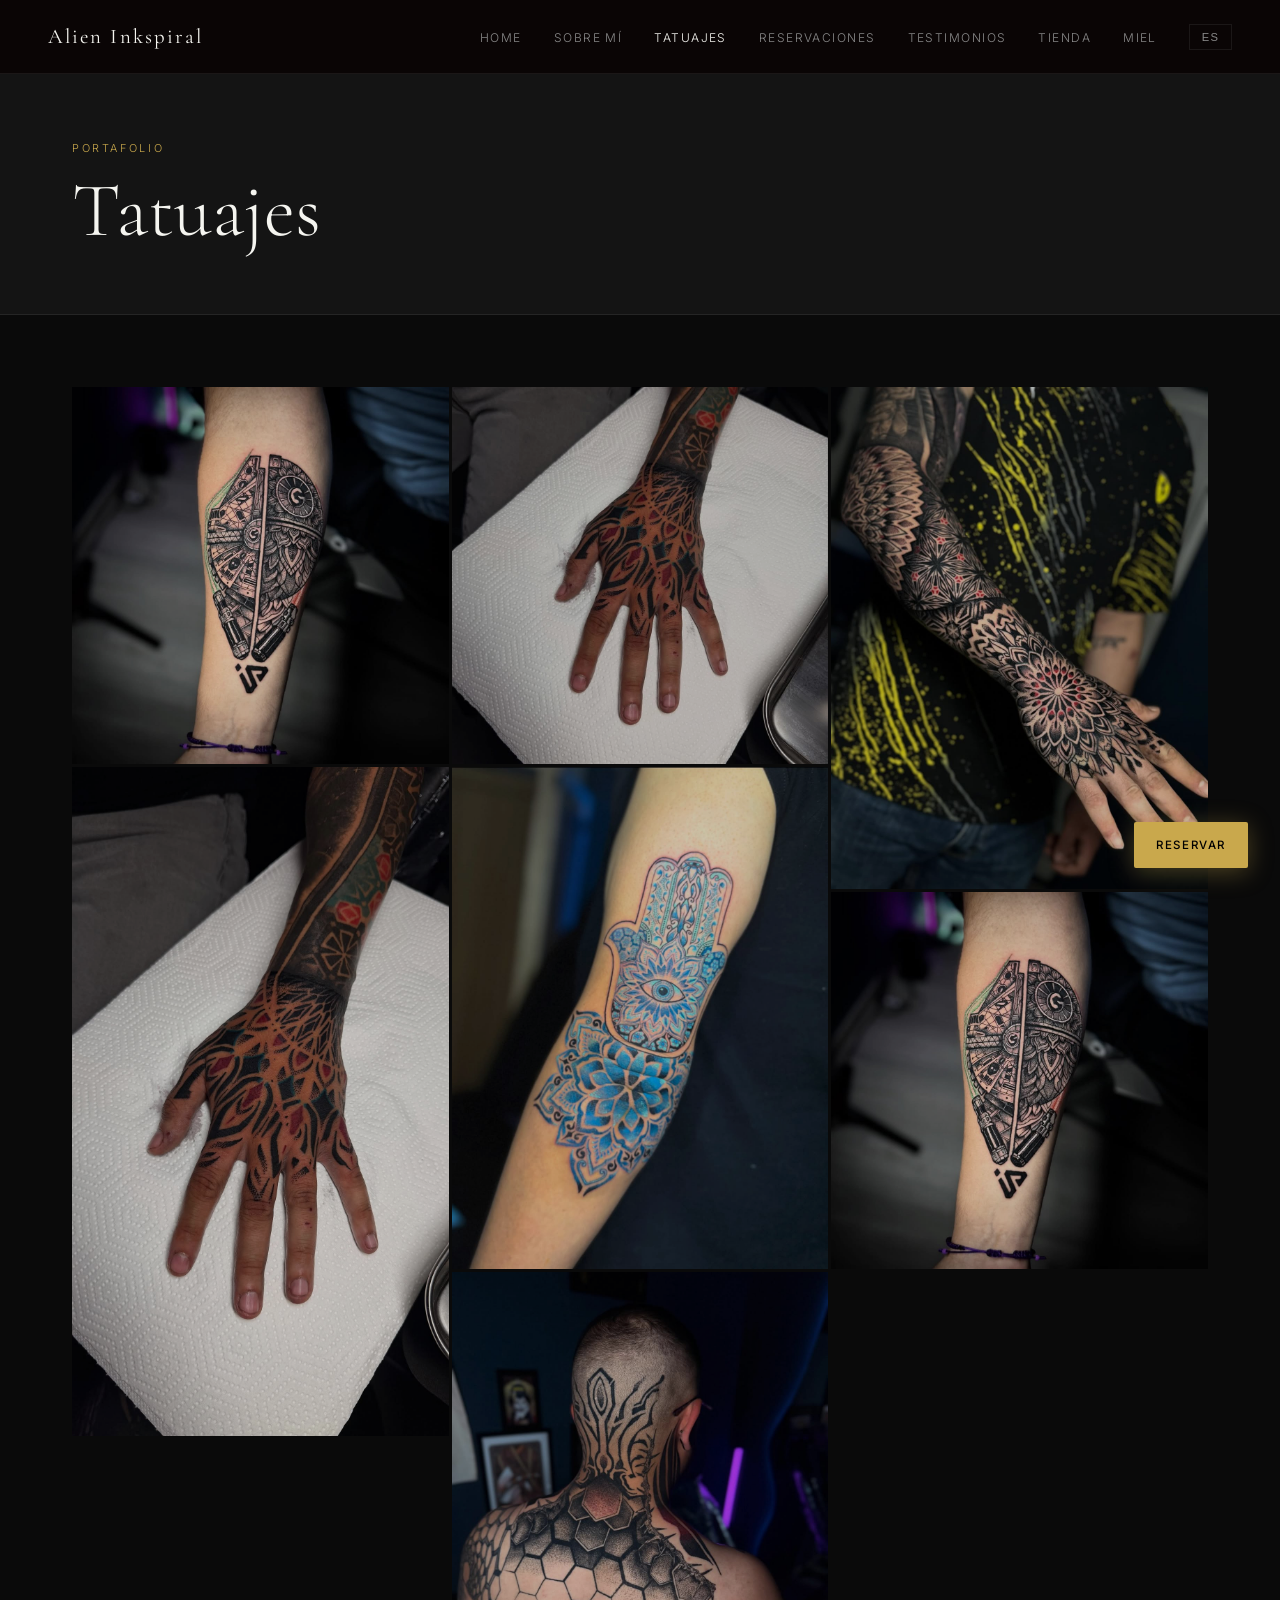
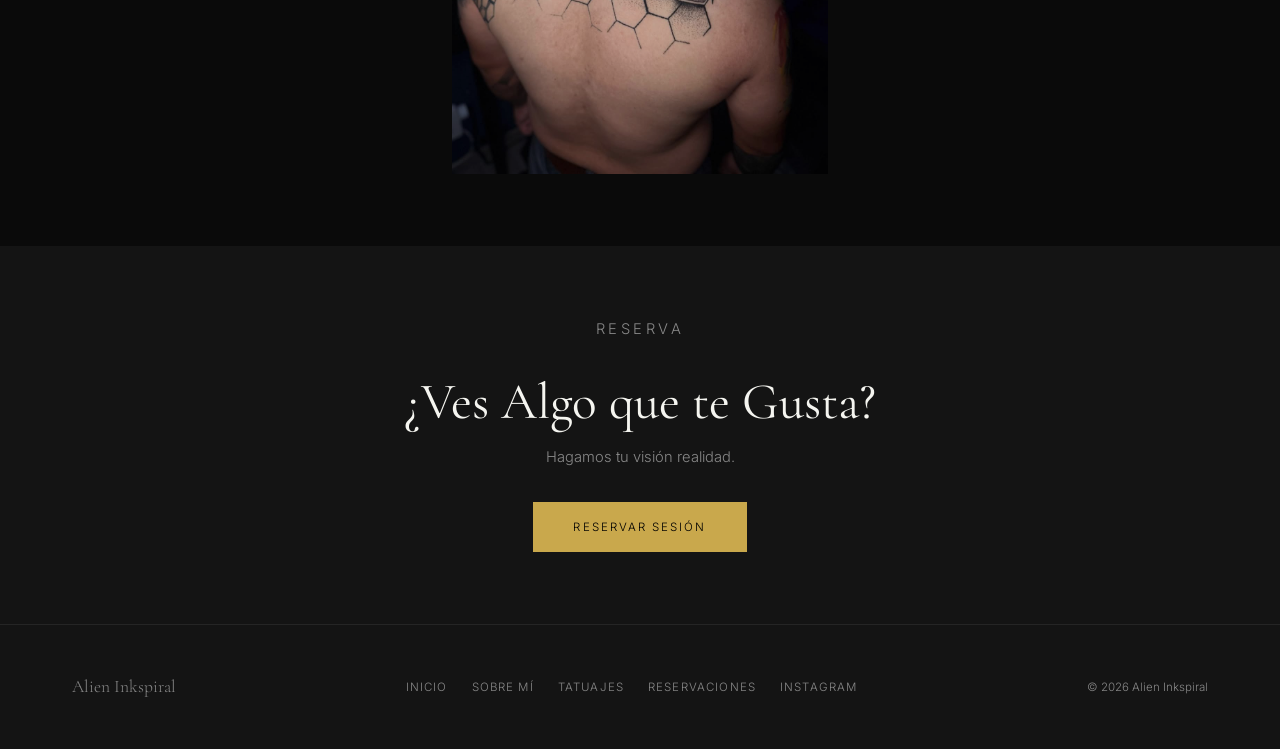
<file: tattoos.html>
<!DOCTYPE html>
<html lang="es">
<head>
  <meta charset="UTF-8">
  <meta name="viewport" content="width=device-width, initial-scale=1.0">
  <title>Tattoos &#x2014; Alien Inkspiral | Sacred Geometry</title>
  <meta name="description" content="Alien Inkspiral's tattoo portfolio. Sacred Geometry work from Mexico City, Mexico.">
  <link rel="canonical" href="https://bayouwebstudio.github.io/alieninkspiral/tattoos.html">
  <meta property="og:title" content="Tattoos &#x2014; Alien Inkspiral">
  <meta property="og:image" content="https://raw.githubusercontent.com/BayouWebStudio/alieninkspiral/main/img/1.jpg">
  <meta property="og:url" content="https://bayouwebstudio.github.io/alieninkspiral/tattoos.html">
  <meta property="og:type" content="website">
  <link rel="preconnect" href="https://fonts.googleapis.com">
  <link rel="preconnect" href="https://fonts.gstatic.com" crossorigin>
  <link href="https://fonts.googleapis.com/css2?family=Cormorant+Garamond:ital,wght@0,300;0,400;0,600;1,300;1,400&family=Inter:wght@300;400;500&display=swap" rel="stylesheet">
  <style>
    
    :root {
      --black: #0a0a0a;
      --charcoal: #141414;
      --gold: #C9A84C;
      --white: #f5f5f0;
      --dim: #888;
      --border: rgba(255,255,255,0.07);
    }
    *, *::before, *::after { box-sizing: border-box; margin: 0; padding: 0; }
    html { scroll-behavior: smooth; }
    body {
      background: var(--black);
      color: var(--white);
      font-family: 'Inter', sans-serif;
      font-weight: 300;
      line-height: 1.6;
      overflow-x: hidden;
    }
    /* NAV */
    nav {
      position: fixed; top: 0; left: 0; right: 0; z-index: 100;
      display: flex; align-items: center; justify-content: space-between;
      padding: 20px 48px;
      background: rgba(10,5,5,0.92);
      backdrop-filter: blur(12px);
      border-bottom: 1px solid var(--border);
    }
    .nav-logo {
      font-family: 'Cormorant Garamond', Georgia, serif;
      font-size: 1.3rem;
      font-weight: 400;
      letter-spacing: 0.1em;
      color: var(--white);
      text-decoration: none;
    }
    .nav-links { display: flex; gap: 32px; list-style: none; align-items: center; }
    .nav-links a {
      color: var(--dim);
      text-decoration: none;
      font-size: 0.75rem;
      letter-spacing: 0.12em;
      text-transform: uppercase;
      transition: color 0.2s;
    }
    .nav-links a:hover, .nav-links a.active { color: var(--white); }
    .lang-toggle {
      background: none;
      border: 1px solid var(--border);
      color: var(--dim);
      font-size: 0.7rem;
      letter-spacing: 0.1em;
      text-transform: uppercase;
      padding: 6px 12px;
      cursor: pointer;
      transition: all 0.2s;
    }
    .lang-toggle:hover { border-color: var(--gold); color: var(--gold); }
    .hamburger { display: none; background: none; border: none; cursor: pointer; padding: 4px; }
    .hamburger span { display: block; width: 22px; height: 1px; background: var(--white); margin: 5px 0; transition: all 0.3s; }
    .hamburger.open span:nth-child(1) { transform: rotate(45deg) translate(4px, 4px); }
    .hamburger.open span:nth-child(2) { opacity: 0; }
    .hamburger.open span:nth-child(3) { transform: rotate(-45deg) translate(4px, -4px); }
    .mobile-menu {
      display: none; position: fixed; top: 65px; left: 0; right: 0; z-index: 99;
      background: var(--charcoal); padding: 24px 48px; border-bottom: 1px solid var(--border);
    }
    .mobile-menu.open { display: block; }
    .mobile-menu a { display: block; color: var(--white); text-decoration: none; font-size: 0.85rem; letter-spacing: 0.1em; text-transform: uppercase; padding: 12px 0; border-bottom: 1px solid var(--border); }
    /* FLOATING BOOK */
    .book-float {
      position: fixed; bottom: 32px; right: 32px; z-index: 200;
      background: var(--gold); color: #000;
      font-family: 'Inter', sans-serif;
      font-size: 0.72rem; font-weight: 500; letter-spacing: 0.14em; text-transform: uppercase;
      text-decoration: none; padding: 14px 22px; border-radius: 2px;
      box-shadow: 0 4px 24px rgba(201,168,76,0.35);
      transition: transform 0.2s, box-shadow 0.2s;
    }
    .book-float:hover { transform: translateY(-2px); box-shadow: 0 8px 32px rgba(201,168,76,0.5); }
    /* FADE-UP ANIMATIONS */
    .fade-up { transform: translateY(28px); transition: opacity 0.7s ease, transform 0.7s ease; }
    .fade-up.visible { opacity: 1; transform: translateY(0); }
    /* FOOTER */
    footer {
      background: var(--charcoal); padding: 48px 72px;
      border-top: 1px solid var(--border);
      display: flex; justify-content: space-between; align-items: center;
    }
    .footer-logo { font-family: 'Cormorant Garamond', Georgia, serif; font-size: 1.1rem; color: var(--dim); }
    .footer-links { display: flex; gap: 24px; }
    .footer-links a { color: var(--dim); text-decoration: none; font-size: 0.72rem; letter-spacing: 0.1em; text-transform: uppercase; transition: color 0.2s; }
    .footer-links a:hover { color: var(--white); }
    .footer-copy { color: var(--dim); font-size: 0.72rem; }
    /* SHARED */
    .section-label { font-size: 0.68rem; letter-spacing: 0.24em; text-transform: uppercase; color: var(--gold); margin-bottom: 16px; }
    h2 {
      font-family: 'Cormorant Garamond', Georgia, serif;
      font-size: clamp(2rem, 4vw, 3.2rem);
      font-weight: 400; line-height: 1.1; margin-bottom: 24px;
    }
    .btn-gold {
      display: inline-block; background: var(--gold); color: #000;
      text-decoration: none; font-size: 0.72rem; letter-spacing: 0.18em;
      text-transform: uppercase; padding: 16px 40px;
      transition: opacity 0.2s;
    }
    .btn-gold:hover { opacity: 0.88; }
    .btn-outline {
      display: inline-block; border: 1px solid var(--border); color: var(--white);
      text-decoration: none; font-size: 0.72rem; letter-spacing: 0.18em;
      text-transform: uppercase; padding: 14px 36px;
      transition: border-color 0.2s, color 0.2s;
    }
    .btn-outline:hover { border-color: var(--gold); color: var(--gold); }
    /* MOBILE */
    @media (max-width: 900px) {
      nav { padding: 18px 24px; } .nav-links { display: none; } .hamburger { display: block; }
      footer { flex-direction: column; gap: 24px; padding: 40px 24px; text-align: center; }
    }
    @media (max-width: 600px) {
      footer { padding: 32px 20px; }
    }
  
    .page-hero { padding: 140px 72px 64px; background: var(--charcoal); border-bottom: 1px solid var(--border); }
    .page-eyebrow { font-size: 0.68rem; letter-spacing: 0.24em; text-transform: uppercase; color: var(--gold); margin-bottom: 16px; }
    h1 { font-family: 'Cormorant Garamond', Georgia, serif; font-size: clamp(3rem, 6vw, 5rem); font-weight: 300; line-height: 1; }
    .gallery-body { padding: 72px 72px; max-width: 1400px; margin: 0 auto; }
    .masonry-grid {
      columns: 3; column-gap: 3px;
    }
    .masonry-item { break-inside: avoid; margin-bottom: 3px; overflow: hidden; }
    .masonry-item img { width: 100%; display: block; filter: brightness(0.85); transition: filter 0.3s; }
    .masonry-item:hover img { filter: brightness(1); }
    .booking-cta-section { padding: 72px; text-align: center; background: var(--charcoal); }
    .booking-cta-section h2 { max-width: 500px; margin: 0 auto 16px; }
    .booking-cta-section p { color: var(--dim); max-width: 400px; margin: 0 auto 32px; font-size: 0.92rem; }
    @media (max-width: 900px) {
      .page-hero { padding: 120px 24px 48px; }
      .gallery-body { padding: 48px 12px; }
      .masonry-grid { columns: 2; }
      .booking-cta-section { padding: 60px 24px; }
    }
    @media (max-width: 480px) {
      .masonry-grid { columns: 1; }
    }
  </style>
</head>
<body>
  
  <nav>
    <a href="./index.html" class="nav-logo">Alien Inkspiral</a>
    <ul class="nav-links">
      <li><a href="./index.html" 
        data-en="Home" data-es="Home">Inicio</a></li>
      <li><a href="./about.html" 
        data-en="About" data-es="Sobre M&#xed;">Sobre Mí</a></li>
      <li><a href="./tattoos.html" class="active"
        data-en="Tattoos" data-es="Tatuajes">Tatuajes</a></li>
      <li><a href="./booking.html" 
        data-en="Booking" data-es="Reservaciones">Reservaciones</a></li>
      <li><a href="./testimonials.html" 
        data-en="Reviews" data-es="Testimonios">Testimonios</a></li>
      <li><a href="./store.html" data-en="Store" data-es="Tienda">Tienda</a></li>
      <li><a href="./honey.html" data-en="Honey" data-es="Miel">Miel</a></li>
      <li><button class="lang-toggle" onclick="toggleLang()">ES</button></li>
    </ul>
    <button class="hamburger" aria-label="Menu" onclick="this.classList.toggle('open');document.querySelector('.mobile-menu').classList.toggle('open')">
      <span></span><span></span><span></span>
    </button>
  </nav>
  <div class="mobile-menu">
    <a href="./index.html" data-en="Home" data-es="Inicio">Inicio</a>
    <a href="./about.html" data-en="About" data-es="Sobre M&#xed;">Sobre Mí</a>
    <a href="./tattoos.html" data-en="Tattoos" data-es="Tatuajes">Tatuajes</a>
    <a href="./booking.html" data-en="Booking" data-es="Reservaciones">Reservaciones</a>
    <a href="./testimonials.html" data-en="Reviews" data-es="Testimonios">Testimonios</a>
  </div>
  <a href="./booking.html" class="book-float">Reservar</a>

  <section class="page-hero">
    <p class="page-eyebrow fade-up" data-en="Portfolio" data-es="Portafolio">Portfolio</p>
    <h1 class="fade-up" data-en="Tattoos" data-es="Tatuajes">Tatuajes</h1>
  </section>

  <div class="gallery-body">
    <div class="masonry-grid">
      <div class="masonry-item fade-up"><img src="./img/tattoo_1.jpg" alt="Tatuaje por Alien Inkspiral" loading="lazy"></div>
      <div class="masonry-item fade-up"><img src="./img/tattoo_2.jpg" alt="Tatuaje por Alien Inkspiral" loading="lazy"></div>
      <div class="masonry-item fade-up"><img src="./img/tattoo_3.jpg" alt="Tatuaje por Alien Inkspiral" loading="lazy"></div>
      <div class="masonry-item fade-up"><img src="./img/tattoo_4.jpg" alt="Tatuaje por Alien Inkspiral" loading="lazy"></div>
      <div class="masonry-item fade-up"><img src="./img/tattoo_5.jpg" alt="Tatuaje por Alien Inkspiral" loading="lazy"></div>
      <div class="masonry-item fade-up"><img src="./img/tattoo_6.jpg" alt="Tatuaje por Alien Inkspiral" loading="lazy"></div>
      <div class="masonry-item fade-up"><img src="./img/tattoo_7.jpg" alt="Tatuaje por Alien Inkspiral" loading="lazy"></div>
    </div>
    </div>
    </div>
  </div>

  <section class="booking-cta-section">
    <p class="section-label fade-up" data-en="Reservar Sesión" data-es="Reserva">Reservar Sesión</p>
    <h2 class="fade-up">¿Ves Algo que te Gusta?</h2>
    <p class="fade-up" data-en="Hagamos realidad tu visión." data-es="Hagamos tu visi&#xf3;n realidad.">Hagamos realidad tu visión.</p>
    <a href="./booking.html" class="btn-gold fade-up" data-en="Reservar Sesión" data-es="Reservar Sesi&#xf3;n">Reservar Sesión</a>
  </section>

  
  <footer>
    <div class="footer-logo">Alien Inkspiral</div>
    <div class="footer-links">
      <a href="./index.html">Inicio</a>
      <a href="./about.html">Sobre Mí</a>
      <a href="./tattoos.html">Tatuajes</a>
      <a href="./booking.html">Reservaciones</a>
      <a href="https://www.instagram.com/alieninkspiral" target="_blank" rel="noopener">Instagram</a>
      
    </div>
    <div class="footer-copy">&#xa9; 2026 Alien Inkspiral</div>
  </footer>
  
  <script>
    const LANG = { default: 'es', current: 'es' };
    function toggleLang() {
      LANG.current = LANG.current === 'es' ? 'en' : 'es';
      document.querySelectorAll('[data-es][data-en]').forEach(el => {
        el.textContent = el.getAttribute('data-' + LANG.current) || el.textContent;
      });
      document.querySelectorAll('[data-es-href][data-en-href]').forEach(el => {
        el.setAttribute('href', el.getAttribute('data-' + LANG.current + '-href') || el.getAttribute('href'));
      });
    }
    // Apply language on page load
    document.addEventListener('DOMContentLoaded', function() {
      document.querySelectorAll('[data-es][data-en]').forEach(el => {
        el.textContent = el.getAttribute('data-' + LANG.current) || el.textContent;
      });
    });

    // Fade-up on scroll
    const obs = new IntersectionObserver((entries) => {
      entries.forEach(e => { if (e.isIntersecting) { e.target.classList.add('visible'); obs.unobserve(e.target); } });
    }, { threshold: 0.12 });
    document.querySelectorAll('.fade-up').forEach(el => obs.observe(el));
  </script>
</body>
</html>
</file>
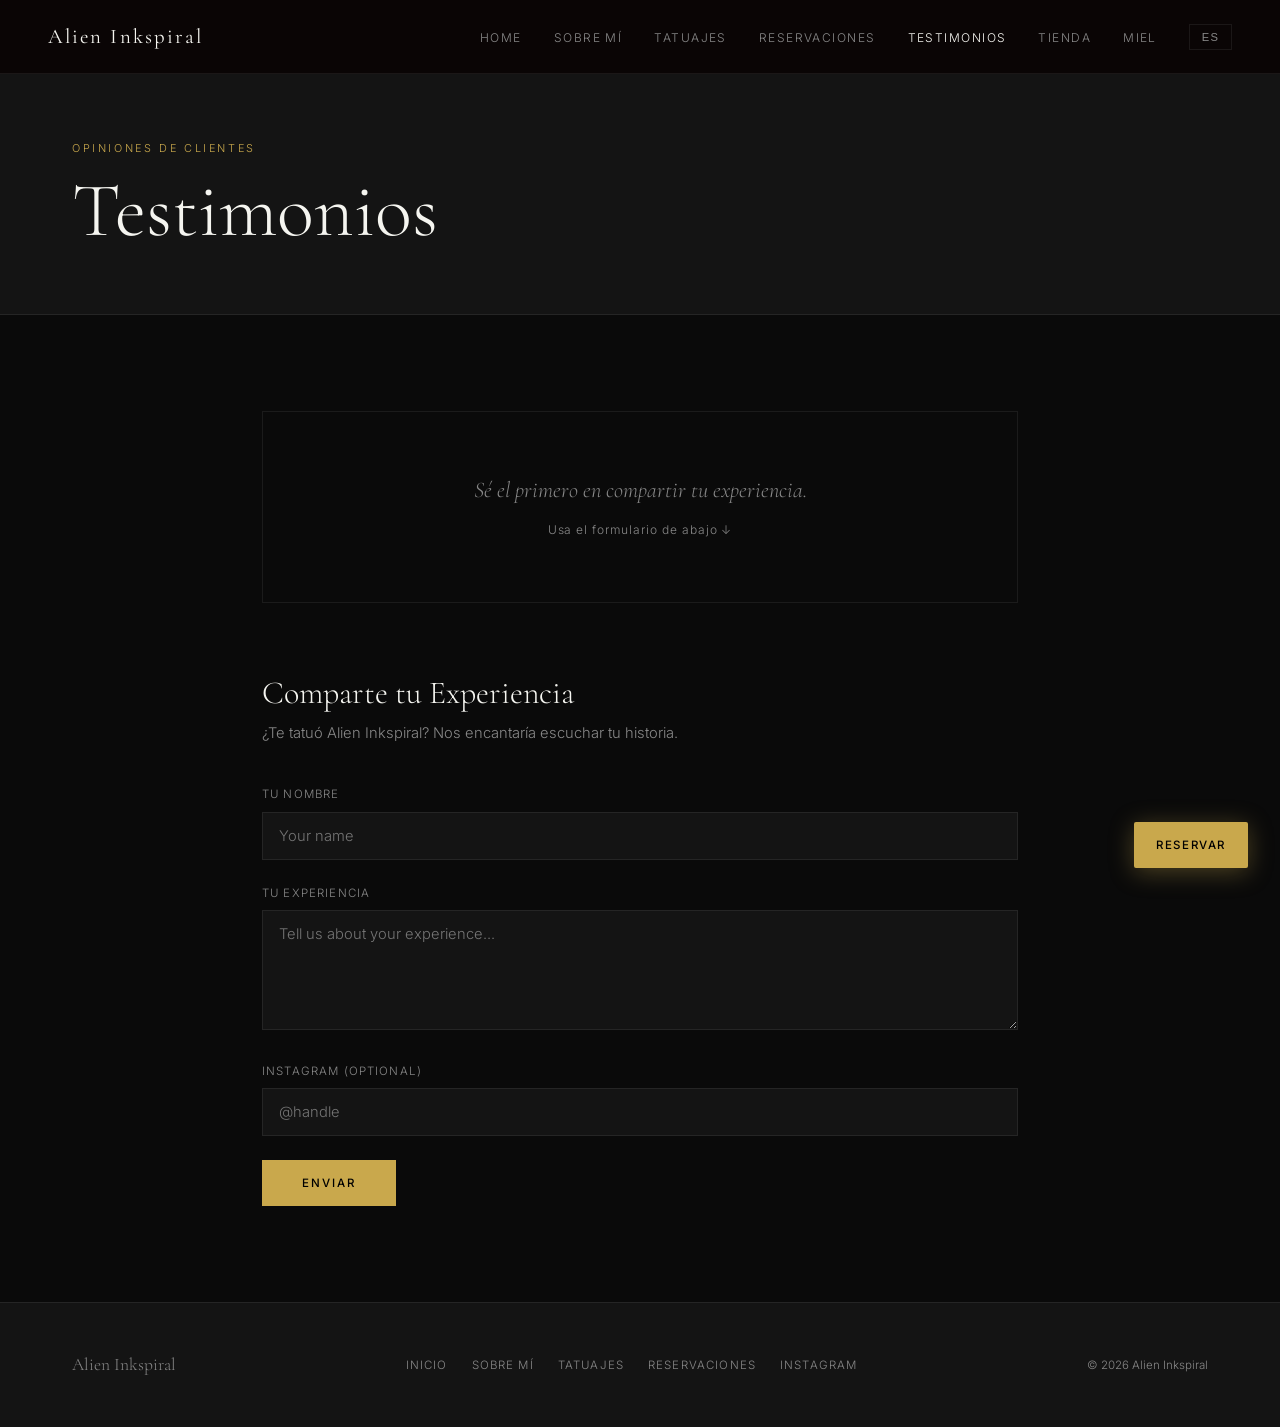
<file: testimonials.html>
<!DOCTYPE html>
<html lang="es">
<head>
  <meta charset="UTF-8">
  <meta name="viewport" content="width=device-width, initial-scale=1.0">
  <title>Reviews &#x2014; Alien Inkspiral</title>
  <meta name="description" content="Client reviews and testimonials for Alien Inkspiral in Mexico City, Mexico.">
  <link rel="canonical" href="https://bayouwebstudio.github.io/alieninkspiral/testimonials.html">
  <meta property="og:title" content="Reviews &#x2014; Alien Inkspiral">
  <meta property="og:image" content="https://raw.githubusercontent.com/BayouWebStudio/alieninkspiral/main/img/1.jpg">
  <meta property="og:url" content="https://bayouwebstudio.github.io/alieninkspiral/testimonials.html">
  <meta property="og:type" content="website">
  <link rel="preconnect" href="https://fonts.googleapis.com">
  <link rel="preconnect" href="https://fonts.gstatic.com" crossorigin>
  <link href="https://fonts.googleapis.com/css2?family=Cormorant+Garamond:ital,wght@0,300;0,400;0,600;1,300;1,400&family=Inter:wght@300;400;500&display=swap" rel="stylesheet">
  <style>
    
    :root {
      --black: #0a0a0a;
      --charcoal: #141414;
      --gold: #C9A84C;
      --white: #f5f5f0;
      --dim: #888;
      --border: rgba(255,255,255,0.07);
    }
    *, *::before, *::after { box-sizing: border-box; margin: 0; padding: 0; }
    html { scroll-behavior: smooth; }
    body {
      background: var(--black);
      color: var(--white);
      font-family: 'Inter', sans-serif;
      font-weight: 300;
      line-height: 1.6;
      overflow-x: hidden;
    }
    /* NAV */
    nav {
      position: fixed; top: 0; left: 0; right: 0; z-index: 100;
      display: flex; align-items: center; justify-content: space-between;
      padding: 20px 48px;
      background: rgba(10,5,5,0.92);
      backdrop-filter: blur(12px);
      border-bottom: 1px solid var(--border);
    }
    .nav-logo {
      font-family: 'Cormorant Garamond', Georgia, serif;
      font-size: 1.3rem;
      font-weight: 400;
      letter-spacing: 0.1em;
      color: var(--white);
      text-decoration: none;
    }
    .nav-links { display: flex; gap: 32px; list-style: none; align-items: center; }
    .nav-links a {
      color: var(--dim);
      text-decoration: none;
      font-size: 0.75rem;
      letter-spacing: 0.12em;
      text-transform: uppercase;
      transition: color 0.2s;
    }
    .nav-links a:hover, .nav-links a.active { color: var(--white); }
    .lang-toggle {
      background: none;
      border: 1px solid var(--border);
      color: var(--dim);
      font-size: 0.7rem;
      letter-spacing: 0.1em;
      text-transform: uppercase;
      padding: 6px 12px;
      cursor: pointer;
      transition: all 0.2s;
    }
    .lang-toggle:hover { border-color: var(--gold); color: var(--gold); }
    .hamburger { display: none; background: none; border: none; cursor: pointer; padding: 4px; }
    .hamburger span { display: block; width: 22px; height: 1px; background: var(--white); margin: 5px 0; transition: all 0.3s; }
    .hamburger.open span:nth-child(1) { transform: rotate(45deg) translate(4px, 4px); }
    .hamburger.open span:nth-child(2) { opacity: 0; }
    .hamburger.open span:nth-child(3) { transform: rotate(-45deg) translate(4px, -4px); }
    .mobile-menu {
      display: none; position: fixed; top: 65px; left: 0; right: 0; z-index: 99;
      background: var(--charcoal); padding: 24px 48px; border-bottom: 1px solid var(--border);
    }
    .mobile-menu.open { display: block; }
    .mobile-menu a { display: block; color: var(--white); text-decoration: none; font-size: 0.85rem; letter-spacing: 0.1em; text-transform: uppercase; padding: 12px 0; border-bottom: 1px solid var(--border); }
    /* FLOATING BOOK */
    .book-float {
      position: fixed; bottom: 32px; right: 32px; z-index: 200;
      background: var(--gold); color: #000;
      font-family: 'Inter', sans-serif;
      font-size: 0.72rem; font-weight: 500; letter-spacing: 0.14em; text-transform: uppercase;
      text-decoration: none; padding: 14px 22px; border-radius: 2px;
      box-shadow: 0 4px 24px rgba(201,168,76,0.35);
      transition: transform 0.2s, box-shadow 0.2s;
    }
    .book-float:hover { transform: translateY(-2px); box-shadow: 0 8px 32px rgba(201,168,76,0.5); }
    /* FADE-UP ANIMATIONS */
    .fade-up { transform: translateY(28px); transition: opacity 0.7s ease, transform 0.7s ease; }
    .fade-up.visible { opacity: 1; transform: translateY(0); }
    /* FOOTER */
    footer {
      background: var(--charcoal); padding: 48px 72px;
      border-top: 1px solid var(--border);
      display: flex; justify-content: space-between; align-items: center;
    }
    .footer-logo { font-family: 'Cormorant Garamond', Georgia, serif; font-size: 1.1rem; color: var(--dim); }
    .footer-links { display: flex; gap: 24px; }
    .footer-links a { color: var(--dim); text-decoration: none; font-size: 0.72rem; letter-spacing: 0.1em; text-transform: uppercase; transition: color 0.2s; }
    .footer-links a:hover { color: var(--white); }
    .footer-copy { color: var(--dim); font-size: 0.72rem; }
    /* SHARED */
    .section-label { font-size: 0.68rem; letter-spacing: 0.24em; text-transform: uppercase; color: var(--gold); margin-bottom: 16px; }
    h2 {
      font-family: 'Cormorant Garamond', Georgia, serif;
      font-size: clamp(2rem, 4vw, 3.2rem);
      font-weight: 400; line-height: 1.1; margin-bottom: 24px;
    }
    .btn-gold {
      display: inline-block; background: var(--gold); color: #000;
      text-decoration: none; font-size: 0.72rem; letter-spacing: 0.18em;
      text-transform: uppercase; padding: 16px 40px;
      transition: opacity 0.2s;
    }
    .btn-gold:hover { opacity: 0.88; }
    .btn-outline {
      display: inline-block; border: 1px solid var(--border); color: var(--white);
      text-decoration: none; font-size: 0.72rem; letter-spacing: 0.18em;
      text-transform: uppercase; padding: 14px 36px;
      transition: border-color 0.2s, color 0.2s;
    }
    .btn-outline:hover { border-color: var(--gold); color: var(--gold); }
    /* MOBILE */
    @media (max-width: 900px) {
      nav { padding: 18px 24px; } .nav-links { display: none; } .hamburger { display: block; }
      footer { flex-direction: column; gap: 24px; padding: 40px 24px; text-align: center; }
    }
    @media (max-width: 600px) {
      footer { padding: 32px 20px; }
    }
  
    .page-hero { padding: 140px 72px 64px; background: var(--charcoal); border-bottom: 1px solid var(--border); }
    .page-eyebrow { font-size: 0.68rem; letter-spacing: 0.24em; text-transform: uppercase; color: var(--gold); margin-bottom: 16px; }
    h1 { font-family: 'Cormorant Garamond', Georgia, serif; font-size: clamp(3rem, 6vw, 5rem); font-weight: 300; line-height: 1; }
    .testimonials-body { padding: 96px 72px; max-width: 900px; margin: 0 auto; }
    .placeholder-block { border: 1px solid var(--border); padding: 60px; text-align: center; margin-bottom: 72px; }
    .placeholder-block p { font-family: 'Cormorant Garamond', Georgia, serif; font-size: 1.4rem; font-style: italic; color: var(--dim); margin-bottom: 8px; }
    .placeholder-block small { color: var(--dim); font-size: 0.75rem; letter-spacing: 0.08em; }
    .share-section h2 { font-family: 'Cormorant Garamond', Georgia, serif; font-size: 2rem; font-weight: 300; margin-bottom: 12px; }
    .share-section > p { color: var(--dim); margin-bottom: 40px; font-size: 0.92rem; }
    .form-group { margin-bottom: 24px; }
    .form-group label { display: block; font-size: 0.72rem; letter-spacing: 0.1em; text-transform: uppercase; color: var(--dim); margin-bottom: 8px; }
    .form-group input, .form-group textarea {
      width: 100%; background: var(--charcoal); border: 1px solid var(--border); color: var(--white);
      font-family: 'Inter', sans-serif; font-size: 0.92rem; font-weight: 300; padding: 14px 16px;
      outline: none; transition: border-color 0.2s;
    }
    .form-group input:focus, .form-group textarea:focus { border-color: var(--gold); }
    .form-group textarea { resize: vertical; min-height: 120px; }
    .btn-submit { background: var(--gold); color: #000; border: none; cursor: pointer; font-family: 'Inter', sans-serif; font-size: 0.72rem; letter-spacing: 0.18em; text-transform: uppercase; padding: 16px 40px; font-weight: 500; transition: opacity 0.2s; }
    .btn-submit:hover { opacity: 0.88; }
    @media (max-width: 900px) {
      .page-hero { padding: 120px 24px 48px; }
      .testimonials-body { padding: 60px 24px; }
      .placeholder-block { padding: 40px 24px; }
    }
  </style>
</head>
<body>
  
  <nav>
    <a href="./index.html" class="nav-logo">Alien Inkspiral</a>
    <ul class="nav-links">
      <li><a href="./index.html" 
        data-en="Home" data-es="Home">Inicio</a></li>
      <li><a href="./about.html" 
        data-en="About" data-es="Sobre M&#xed;">Sobre Mí</a></li>
      <li><a href="./tattoos.html" 
        data-en="Tattoos" data-es="Tatuajes">Tatuajes</a></li>
      <li><a href="./booking.html" 
        data-en="Booking" data-es="Reservaciones">Reservaciones</a></li>
      <li><a href="./testimonials.html" class="active"
        data-en="Reviews" data-es="Testimonios">Testimonios</a></li>
      <li><a href="./store.html" data-en="Store" data-es="Tienda">Tienda</a></li>
      <li><a href="./honey.html" data-en="Honey" data-es="Miel">Miel</a></li>
      <li><button class="lang-toggle" onclick="toggleLang()">ES</button></li>
    </ul>
    <button class="hamburger" aria-label="Menu" onclick="this.classList.toggle('open');document.querySelector('.mobile-menu').classList.toggle('open')">
      <span></span><span></span><span></span>
    </button>
  </nav>
  <div class="mobile-menu">
    <a href="./index.html" data-en="Home" data-es="Inicio">Inicio</a>
    <a href="./about.html" data-en="About" data-es="Sobre M&#xed;">Sobre Mí</a>
    <a href="./tattoos.html" data-en="Tattoos" data-es="Tatuajes">Tatuajes</a>
    <a href="./booking.html" data-en="Booking" data-es="Reservaciones">Reservaciones</a>
    <a href="./testimonials.html" data-en="Reviews" data-es="Testimonios">Testimonios</a>
  </div>
  <a href="./booking.html" class="book-float">Reservar</a>

  <section class="page-hero">
    <p class="page-eyebrow fade-up" data-en="Client Reviews" data-es="Opiniones de Clientes">Client Reviews</p>
    <h1 class="fade-up" data-en="Reviews" data-es="Testimonios">Reviews</h1>
  </section>

  <div class="testimonials-body">
    <div class="placeholder-block fade-up">
      <p data-en="Sé el primero en compartir tu experiencia." data-es="S&#xe9; el primero en compartir tu experiencia.">Sé el primero en compartir tu experiencia.</p>
      <small data-en="Use the form below &#x2193;" data-es="Usa el formulario de abajo &#x2193;">Use the form below &#x2193;</small>
    </div>

    <div class="share-section fade-up">
      <h2 data-en="Comparte Tu Experiencia" data-es="Comparte tu Experiencia">Comparte Tu Experiencia</h2>
      <p data-en="¿Te tatuó Alien Inkspiral? Nos encantaría escuchar tu historia." data-es="&#xbf;Te tatu&#xf3; Alien Inkspiral? Nos encantar&#xed;a escuchar tu historia.">¿Te tatuó Alien Inkspiral? Nos encantaría escuchar tu historia.</p>
      <form onsubmit="submitTestimonial(event)">
        <div class="form-group">
          <label data-en="Tu Nombre" data-es="Tu Nombre">Tu Nombre</label>
          <input type="text" id="t-name" required placeholder="Your name">
        </div>
        <div class="form-group">
          <label data-en="Tu Experiencia" data-es="Tu Experiencia">Tu Experiencia</label>
          <textarea id="t-body" rows="5" required placeholder="Tell us about your experience..."></textarea>
        </div>
        <div class="form-group">
          <label>Instagram (optional)</label>
          <input type="text" id="t-ig" placeholder="@handle">
        </div>
        <button type="submit" class="btn-submit" data-en="Enviar" data-es="Enviar">Enviar</button>
        <p id="t-success" style="display:none;color:var(--gold);margin-top:16px;" data-en="Thank you! Your testimonial has been sent." data-es="&#xa1;Gracias! Tu testimonio ha sido enviado.">Thank you! Your testimonial has been sent.</p>
      </form>
      <script>
      function submitTestimonial(e) {
        e.preventDefault();
        const name = document.getElementById('t-name').value;
        const body = document.getElementById('t-body').value;
        const ig = document.getElementById('t-ig').value;
        const to = "hello@alieninkspiral.com";
        const sub = encodeURIComponent("New Testimonial - " + name);
        const msg = encodeURIComponent("Name: " + name + "
Instagram: " + ig + "

" + body);
        window.location.href = "mailto:" + to + "?subject=" + sub + "&body=" + msg;
        document.getElementById('t-success').style.display = 'block';
      }
      </script>
    </div>
  </div>

  
  <footer>
    <div class="footer-logo">Alien Inkspiral</div>
    <div class="footer-links">
      <a href="./index.html">Inicio</a>
      <a href="./about.html">Sobre Mí</a>
      <a href="./tattoos.html">Tatuajes</a>
      <a href="./booking.html">Reservaciones</a>
      <a href="https://www.instagram.com/alieninkspiral" target="_blank" rel="noopener">Instagram</a>
      
    </div>
    <div class="footer-copy">&#xa9; 2026 Alien Inkspiral</div>
  </footer>
  
  <script>
    const LANG = { default: 'es', current: 'es' };
    function toggleLang() {
      LANG.current = LANG.current === 'es' ? 'en' : 'es';
      document.querySelectorAll('[data-es][data-en]').forEach(el => {
        el.textContent = el.getAttribute('data-' + LANG.current) || el.textContent;
      });
      document.querySelectorAll('[data-es-href][data-en-href]').forEach(el => {
        el.setAttribute('href', el.getAttribute('data-' + LANG.current + '-href') || el.getAttribute('href'));
      });
    }
    // Apply language on page load
    document.addEventListener('DOMContentLoaded', function() {
      document.querySelectorAll('[data-es][data-en]').forEach(el => {
        el.textContent = el.getAttribute('data-' + LANG.current) || el.textContent;
      });
    });

    // Fade-up on scroll
    const obs = new IntersectionObserver((entries) => {
      entries.forEach(e => { if (e.isIntersecting) { e.target.classList.add('visible'); obs.unobserve(e.target); } });
    }, { threshold: 0.12 });
    document.querySelectorAll('.fade-up').forEach(el => obs.observe(el));
  </script>
</body>
</html>
</file>
